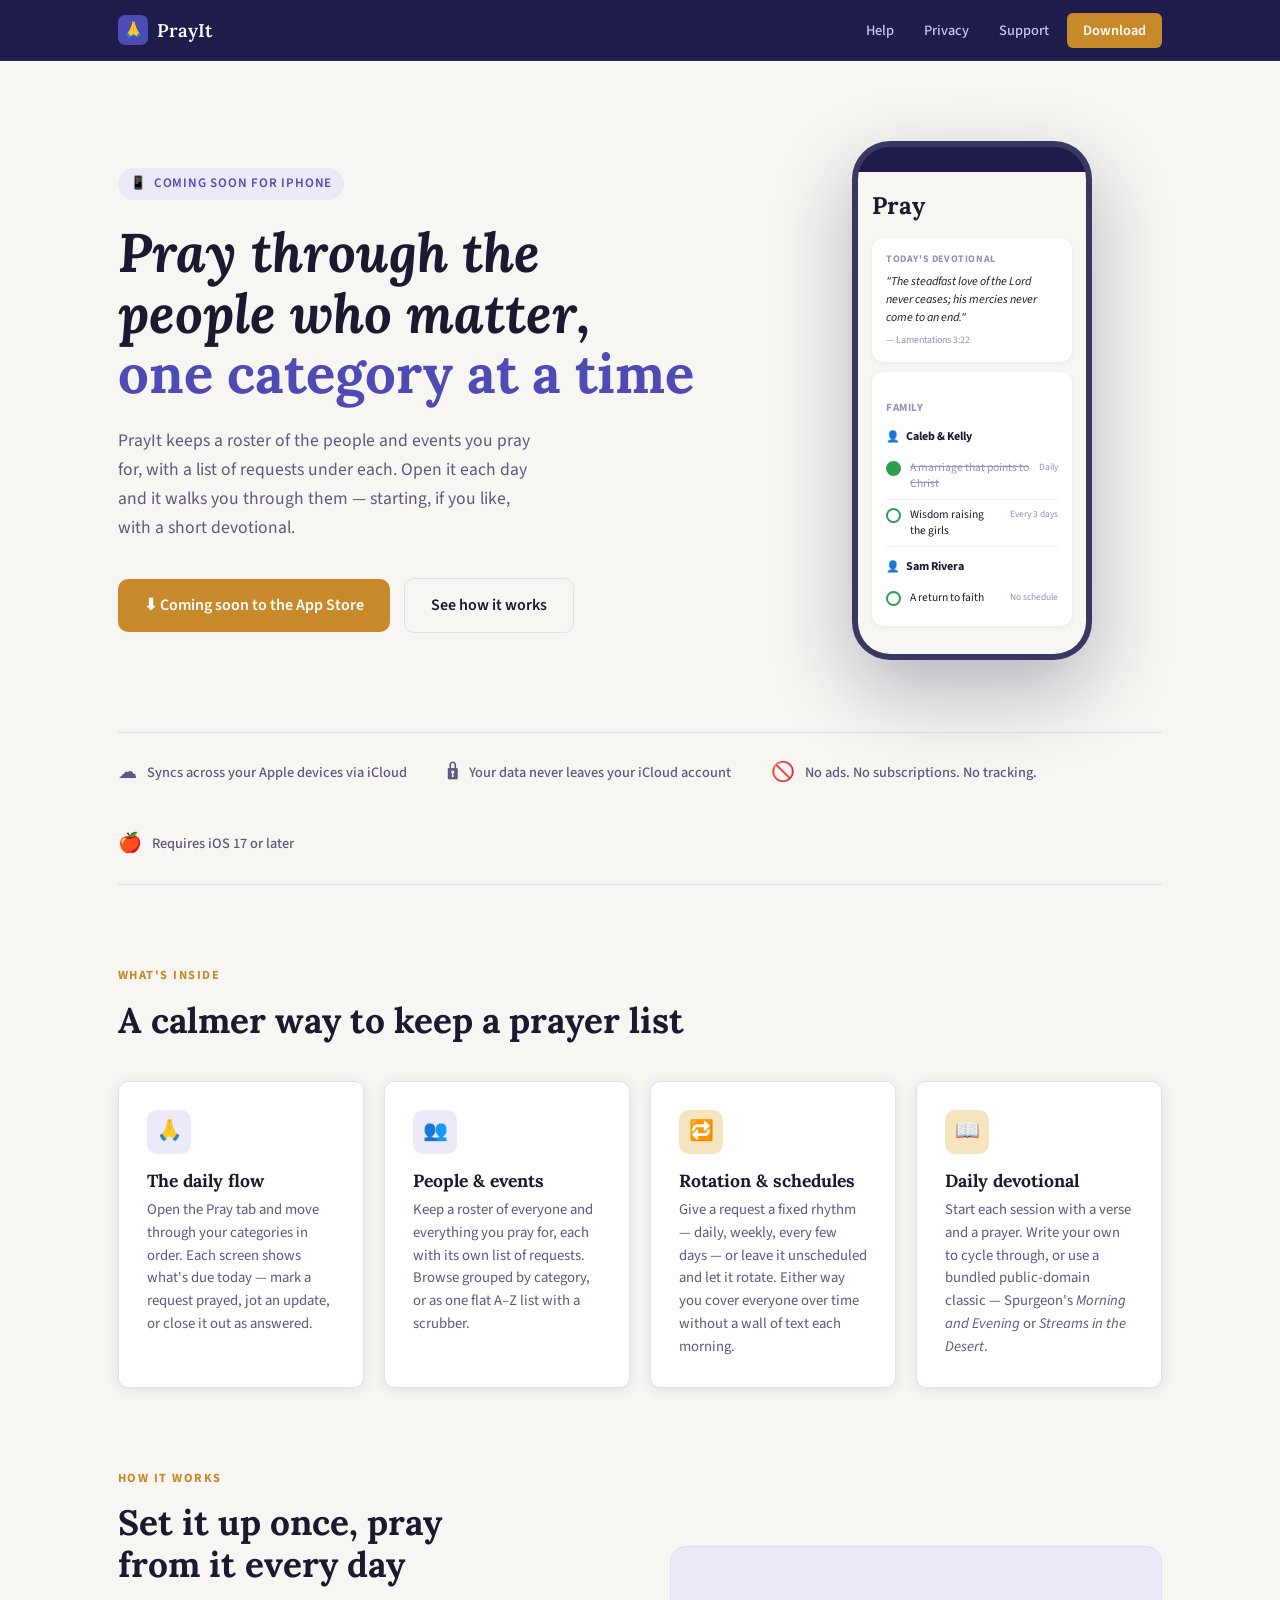
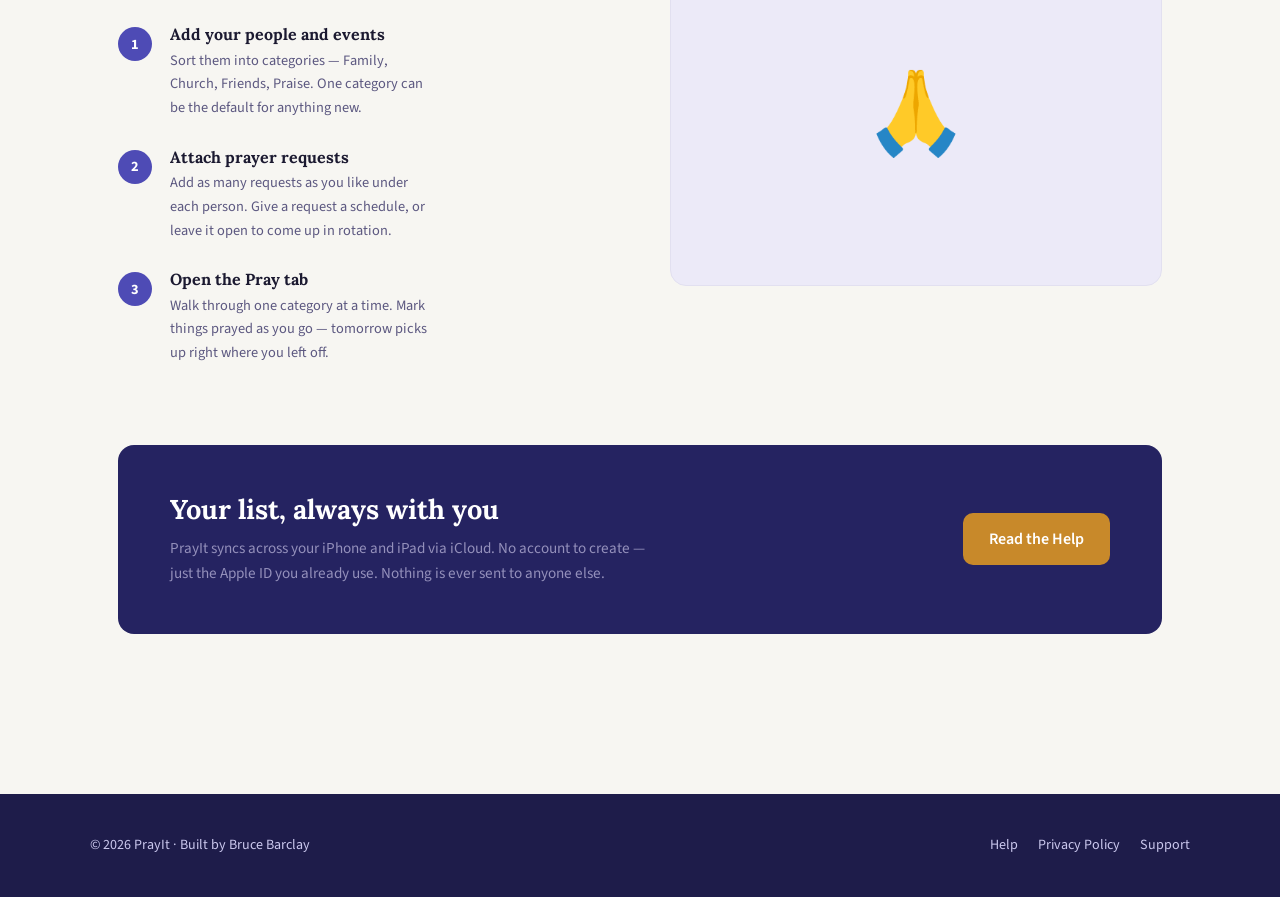
<file: index.html>
<!DOCTYPE html>
<html lang="en">
<head>
<meta charset="UTF-8">
<meta name="viewport" content="width=device-width, initial-scale=1.0">
<title>PrayIt</title>
<meta name="description" content="A personal daily-prayer app. Keep a roster of the people and events you pray for, attach requests to each, and walk through them one category at a time — with an optional daily devotional.">
<link rel="stylesheet" href="style.css">
<style>
/* ── Hero ── */
.hero {
  display: grid;
  grid-template-columns: 1fr 380px;
  gap: 60px;
  align-items: center;
  padding: 80px 0 72px;
}

.hero-tag {
  display: inline-flex;
  align-items: center;
  gap: 7px;
  background: var(--indigo-pale);
  color: var(--indigo);
  font-size: .82rem;
  font-weight: 600;
  letter-spacing: .06em;
  text-transform: uppercase;
  padding: 5px 12px;
  border-radius: 20px;
  margin-bottom: 22px;
}

.hero h1 {
  font-size: clamp(2.2rem, 4.5vw, 3.4rem);
  font-style: italic;
  line-height: 1.12;
  margin-bottom: 22px;
  color: var(--ink);
}

.hero h1 em {
  font-style: normal;
  color: var(--indigo);
}

.hero-sub {
  font-size: 1.1rem;
  color: var(--ink-muted);
  max-width: 46ch;
  margin-bottom: 36px;
}

.hero-actions {
  display: flex;
  gap: 14px;
  flex-wrap: wrap;
  align-items: center;
}

.hero-phone {
  position: relative;
  display: flex;
  justify-content: center;
}

.phone-frame {
  width: 240px;
  background: var(--nav-bg);
  border-radius: 38px;
  border: 6px solid rgba(255,255,255,.12);
  box-shadow: 0 30px 80px rgba(30,28,74,.30), 0 0 0 1px rgba(255,255,255,.04);
  position: relative;
  overflow: hidden;
  display: flex;
  flex-direction: column;
}

.phone-notch {
  width: 80px;
  height: 26px;
  background: var(--nav-bg);
  border-radius: 0 0 16px 16px;
  align-self: center;
  margin-top: -1px;
  flex-shrink: 0;
  position: relative;
  z-index: 2;
}

.phone-screen {
  flex: 1;
  background: #F7F6F2;
  padding: 14px 14px 18px;
  overflow: hidden;
}

.mock-title {
  font-family: 'Lora', serif;
  font-size: 24px;
  font-weight: 700;
  color: #1B1930;
  margin-bottom: 12px;
}

.mock-card {
  background: white;
  border-radius: 12px;
  padding: 13px 14px;
  margin-bottom: 10px;
  box-shadow: 0 1px 4px rgba(0,0,0,.07);
}

.mock-devo-label {
  font-size: 10px;
  font-weight: 700;
  letter-spacing: .06em;
  text-transform: uppercase;
  color: #9490BB;
  margin-bottom: 6px;
}
.mock-verse {
  font-size: 12px;
  font-style: italic;
  color: #1B1930;
  line-height: 1.5;
}
.mock-ref {
  font-size: 10px;
  color: #9490BB;
  margin-top: 5px;
}

.mock-section-label {
  font-size: 11px;
  color: #9490BB;
  font-weight: 700;
  letter-spacing: .05em;
  text-transform: uppercase;
  margin: 14px 0 8px;
}

.mock-person {
  display: flex;
  align-items: center;
  gap: 6px;
  font-size: 12px;
  font-weight: 700;
  color: #1B1930;
  margin: 10px 0 6px;
}
.mock-person::before { content: '👤'; font-size: 11px; }

.mock-req {
  display: flex;
  align-items: flex-start;
  gap: 9px;
  padding: 7px 0;
  border-bottom: 1px solid #EFEDF7;
}
.mock-req:last-child { border-bottom: none; }
.mock-check {
  width: 15px; height: 15px;
  border: 2px solid #2E9E4F;
  border-radius: 50%;
  flex-shrink: 0;
  margin-top: 1px;
}
.mock-check.done {
  background: #2E9E4F;
}
.mock-req-text {
  flex: 1;
  font-size: 11.5px;
  color: #1B1930;
  line-height: 1.4;
}
.mock-req.done .mock-req-text {
  color: #9490BB;
  text-decoration: line-through;
}
.mock-sched {
  font-size: 9.5px;
  color: #9490BB;
  white-space: nowrap;
  flex-shrink: 0;
}

/* ── Trust bar ── */
.trust-bar {
  border-top: 1px solid var(--border);
  border-bottom: 1px solid var(--border);
  padding: 24px 0;
  display: flex;
  gap: 40px;
  flex-wrap: wrap;
  align-items: center;
}
.trust-item {
  display: flex;
  align-items: center;
  gap: 10px;
  font-size: .9rem;
  color: var(--ink-muted);
  font-weight: 500;
}
.trust-icon {
  font-size: 1.2rem;
}

/* ── Features ── */
.features {
  padding: 80px 0 0;
}
.features-grid {
  display: grid;
  grid-template-columns: repeat(auto-fit, minmax(240px, 1fr));
  gap: 20px;
  margin-top: 0;
}
.feature-card {
  background: var(--surface);
  border: 1px solid var(--border);
  border-radius: var(--radius);
  padding: 28px;
  box-shadow: var(--shadow);
}
.feature-icon {
  width: 44px; height: 44px;
  border-radius: 10px;
  display: grid;
  place-items: center;
  font-size: 1.25rem;
  margin-bottom: 16px;
}
.icon-indigo { background: var(--indigo-pale); }
.icon-amber  { background: var(--amber-light); }

.feature-card h3 {
  font-size: 1.1rem;
  margin-bottom: 8px;
}
.feature-card p {
  font-size: .92rem;
  color: var(--ink-muted);
  line-height: 1.55;
}

/* ── How it works ── */
.how {
  padding: 80px 0 0;
  display: grid;
  grid-template-columns: 1fr 1fr;
  gap: 60px;
  align-items: center;
}
.how-steps { display: flex; flex-direction: column; gap: 28px; }
.step {
  display: flex;
  gap: 18px;
  align-items: flex-start;
}
.step-num {
  width: 34px; height: 34px;
  border-radius: 50%;
  background: var(--indigo);
  color: white;
  font-weight: 700;
  font-size: .9rem;
  display: grid;
  place-items: center;
  flex-shrink: 0;
  margin-top: 2px;
}
.step-body h4 { font-size: 1rem; margin-bottom: 4px; }
.step-body p  { font-size: .9rem; color: var(--ink-muted); max-width: 38ch; }

.how-visual {
  background: var(--indigo-pale);
  border-radius: 16px;
  height: 340px;
  display: grid;
  place-items: center;
  color: var(--indigo);
  font-size: 5rem;
  border: 1px solid var(--border);
}

/* ── iCloud band ── */
.icloud-band {
  margin-top: 80px;
  background: var(--indigo-deep);
  border-radius: 16px;
  padding: 48px 52px;
  display: flex;
  gap: 40px;
  align-items: center;
  justify-content: space-between;
  flex-wrap: wrap;
}
.icloud-band h2 {
  color: white;
  font-size: 1.7rem;
  margin-bottom: 10px;
}
.icloud-band p {
  color: #9490BB;
  font-size: .95rem;
}
.icloud-band .btn-primary {
  white-space: nowrap;
}

/* ── Responsive ── */
@media (max-width: 760px) {
  .hero { grid-template-columns: 1fr; }
  .hero-phone { display: none; }
  .how { grid-template-columns: 1fr; }
  .how-visual { display: none; }
  .icloud-band { padding: 32px 24px; }
}
</style>
</head>
<body>

<nav class="site-nav" aria-label="Site navigation">
  <div class="nav-inner">
    <a href="index.html" class="nav-logo">
      <span class="nav-logo-icon">🙏</span>
      PrayIt
    </a>
    <ul class="nav-links">
      <li><a href="help.html">Help</a></li>
      <li><a href="privacy.html">Privacy</a></li>
      <li><a href="support.html">Support</a></li>
      <li><a href="#download" class="nav-cta">Download</a></li>
    </ul>
  </div>
</nav>

<main>
<div class="page-content">

  <!-- Hero -->
  <section class="hero">
    <div class="hero-copy">
      <div class="hero-tag">
        <span>📱</span> Coming soon for iPhone
      </div>
      <h1>Pray through the people who matter, <em>one category at a time</em></h1>
      <p class="hero-sub">PrayIt keeps a roster of the people and events you pray for, with a list of requests under each. Open it each day and it walks you through them — starting, if you like, with a short devotional.</p>
      <div class="hero-actions" id="download">
        <a href="#" class="btn btn-primary" aria-label="Coming soon to the App Store">
          ⬇ Coming soon to the App Store
        </a>
        <a href="help.html" class="btn btn-ghost">See how it works</a>
      </div>
    </div>

    <div class="hero-phone" aria-hidden="true">
      <div class="phone-frame">
        <div class="phone-notch"></div>
        <div class="phone-screen">
          <div class="mock-title">Pray</div>

          <div class="mock-card">
            <div class="mock-devo-label">Today's Devotional</div>
            <div class="mock-verse">"The steadfast love of the Lord never ceases; his mercies never come to an end."</div>
            <div class="mock-ref">— Lamentations 3:22</div>
          </div>

          <div class="mock-card">
            <div class="mock-section-label">Family</div>

            <div class="mock-person">Caleb &amp; Kelly</div>
            <div class="mock-req done">
              <div class="mock-check done"></div>
              <div class="mock-req-text">A marriage that points to Christ</div>
              <div class="mock-sched">Daily</div>
            </div>
            <div class="mock-req">
              <div class="mock-check"></div>
              <div class="mock-req-text">Wisdom raising the girls</div>
              <div class="mock-sched">Every 3 days</div>
            </div>

            <div class="mock-person">Sam Rivera</div>
            <div class="mock-req">
              <div class="mock-check"></div>
              <div class="mock-req-text">A return to faith</div>
              <div class="mock-sched">No schedule</div>
            </div>
          </div>
        </div>
      </div>
    </div>
  </section>

  <!-- Trust bar -->
  <div class="trust-bar">
    <div class="trust-item"><span class="trust-icon">☁️</span> Syncs across your Apple devices via iCloud</div>
    <div class="trust-item"><span class="trust-icon">🔒</span> Your data never leaves your iCloud account</div>
    <div class="trust-item"><span class="trust-icon">🚫</span> No ads. No subscriptions. No tracking.</div>
    <div class="trust-item"><span class="trust-icon">🍎</span> Requires iOS 17 or later</div>
  </div>

  <!-- Features -->
  <section class="features">
    <p class="eyebrow">What's inside</p>
    <h2 class="section-title">A calmer way to keep a prayer list</h2>
    <div class="features-grid">
      <div class="feature-card">
        <div class="feature-icon icon-indigo">🙏</div>
        <h3>The daily flow</h3>
        <p>Open the Pray tab and move through your categories in order. Each screen shows what's due today — mark a request prayed, jot an update, or close it out as answered.</p>
      </div>
      <div class="feature-card">
        <div class="feature-icon icon-indigo">👥</div>
        <h3>People &amp; events</h3>
        <p>Keep a roster of everyone and everything you pray for, each with its own list of requests. Browse grouped by category, or as one flat A–Z list with a scrubber.</p>
      </div>
      <div class="feature-card">
        <div class="feature-icon icon-amber">🔁</div>
        <h3>Rotation &amp; schedules</h3>
        <p>Give a request a fixed rhythm — daily, weekly, every few days — or leave it unscheduled and let it rotate. Either way you cover everyone over time without a wall of text each morning.</p>
      </div>
      <div class="feature-card">
        <div class="feature-icon icon-amber">📖</div>
        <h3>Daily devotional</h3>
        <p>Start each session with a verse and a prayer. Write your own to cycle through, or use a bundled public-domain classic — Spurgeon's <em>Morning and Evening</em> or <em>Streams in the Desert</em>.</p>
      </div>
    </div>
  </section>

  <!-- How it works -->
  <section class="how">
    <div>
      <p class="eyebrow">How it works</p>
      <h2 class="section-title">Set it up once, pray from it every day</h2>
      <div class="how-steps">
        <div class="step">
          <div class="step-num">1</div>
          <div class="step-body">
            <h4>Add your people and events</h4>
            <p>Sort them into categories — Family, Church, Friends, Praise. One category can be the default for anything new.</p>
          </div>
        </div>
        <div class="step">
          <div class="step-num">2</div>
          <div class="step-body">
            <h4>Attach prayer requests</h4>
            <p>Add as many requests as you like under each person. Give a request a schedule, or leave it open to come up in rotation.</p>
          </div>
        </div>
        <div class="step">
          <div class="step-num">3</div>
          <div class="step-body">
            <h4>Open the Pray tab</h4>
            <p>Walk through one category at a time. Mark things prayed as you go — tomorrow picks up right where you left off.</p>
          </div>
        </div>
      </div>
    </div>
    <div class="how-visual" aria-hidden="true">🙏</div>
  </section>

  <!-- iCloud band -->
  <div class="icloud-band">
    <div>
      <h2>Your list, always with you</h2>
      <p>PrayIt syncs across your iPhone and iPad via iCloud. No account to create — just the Apple ID you already use. Nothing is ever sent to anyone else.</p>
    </div>
    <a href="help.html" class="btn btn-primary">Read the Help</a>
  </div>

</div>
</main>

<footer class="site-footer">
  <div class="footer-inner">
    <span>© 2026 PrayIt · Built by Bruce Barclay</span>
    <ul class="footer-links">
      <li><a href="help.html">Help</a></li>
      <li><a href="privacy.html">Privacy Policy</a></li>
      <li><a href="support.html">Support</a></li>
    </ul>
  </div>
</footer>

</body>
</html>
</file>
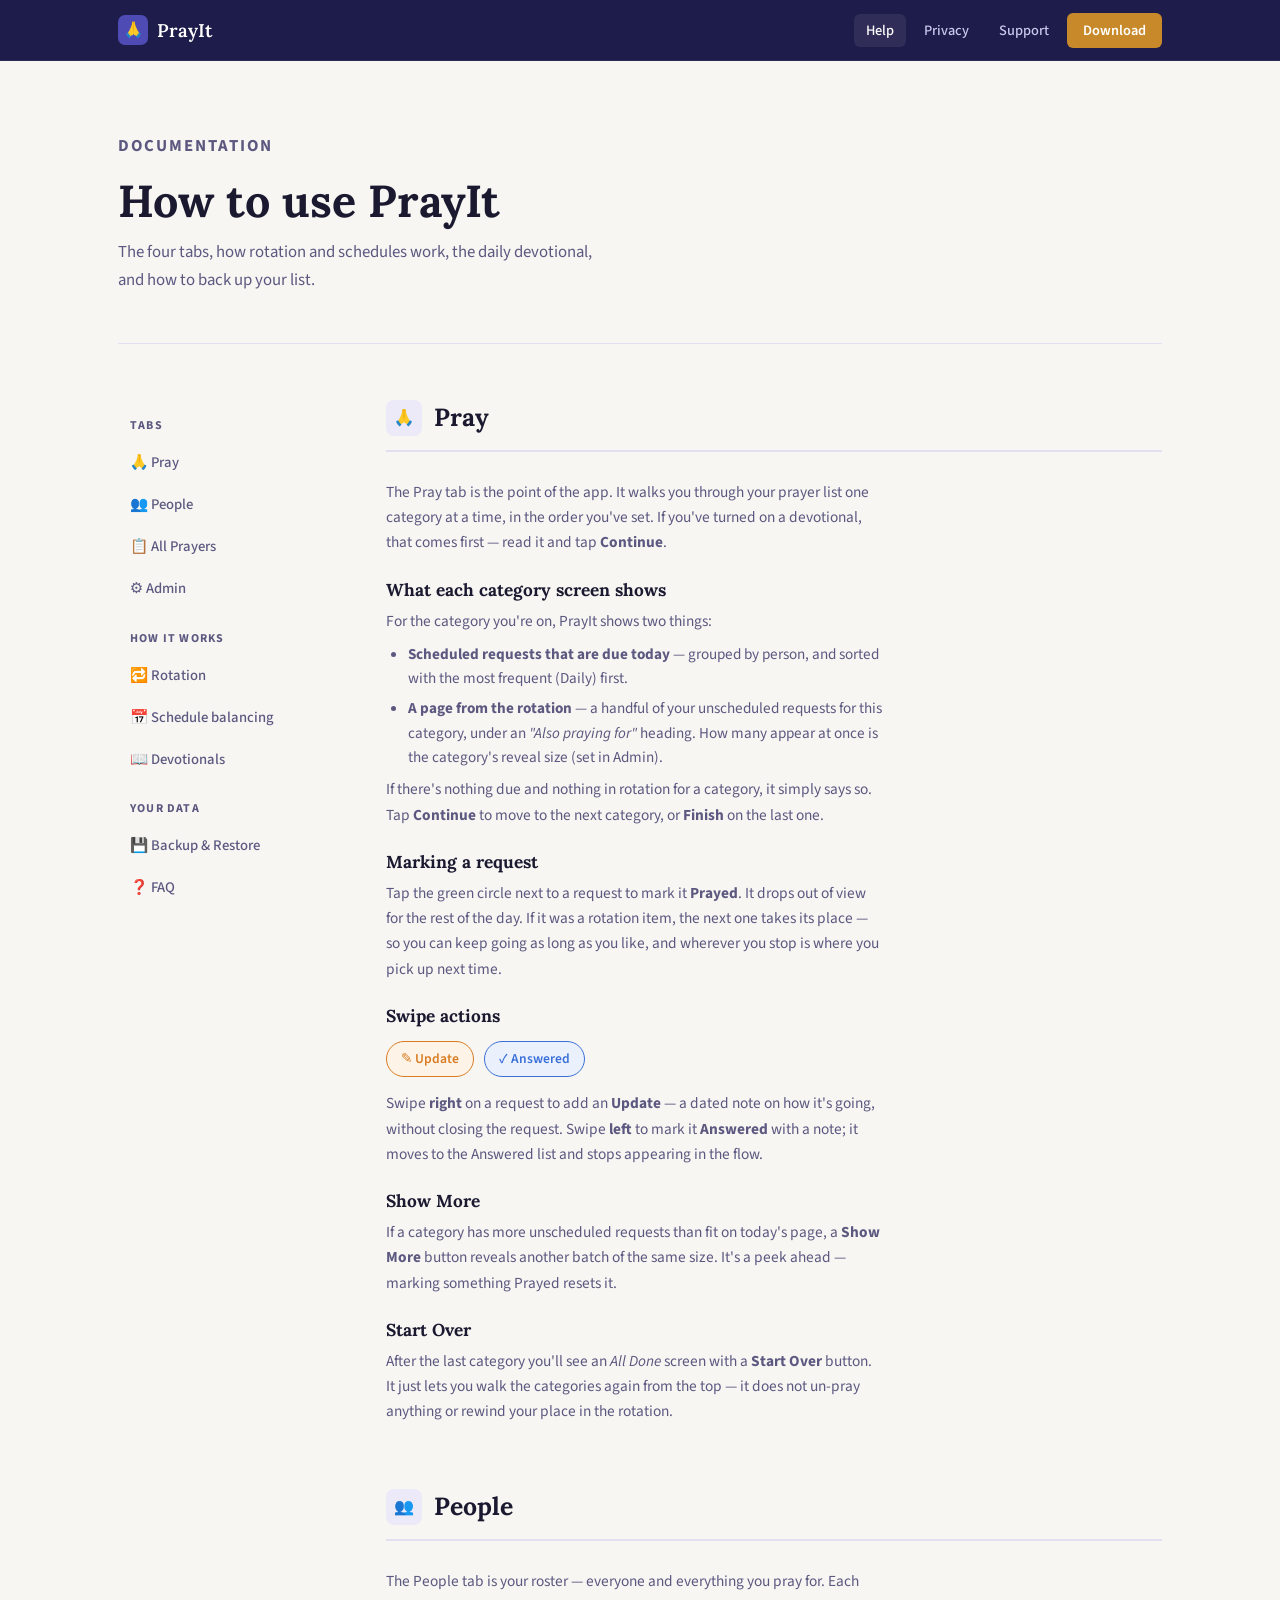
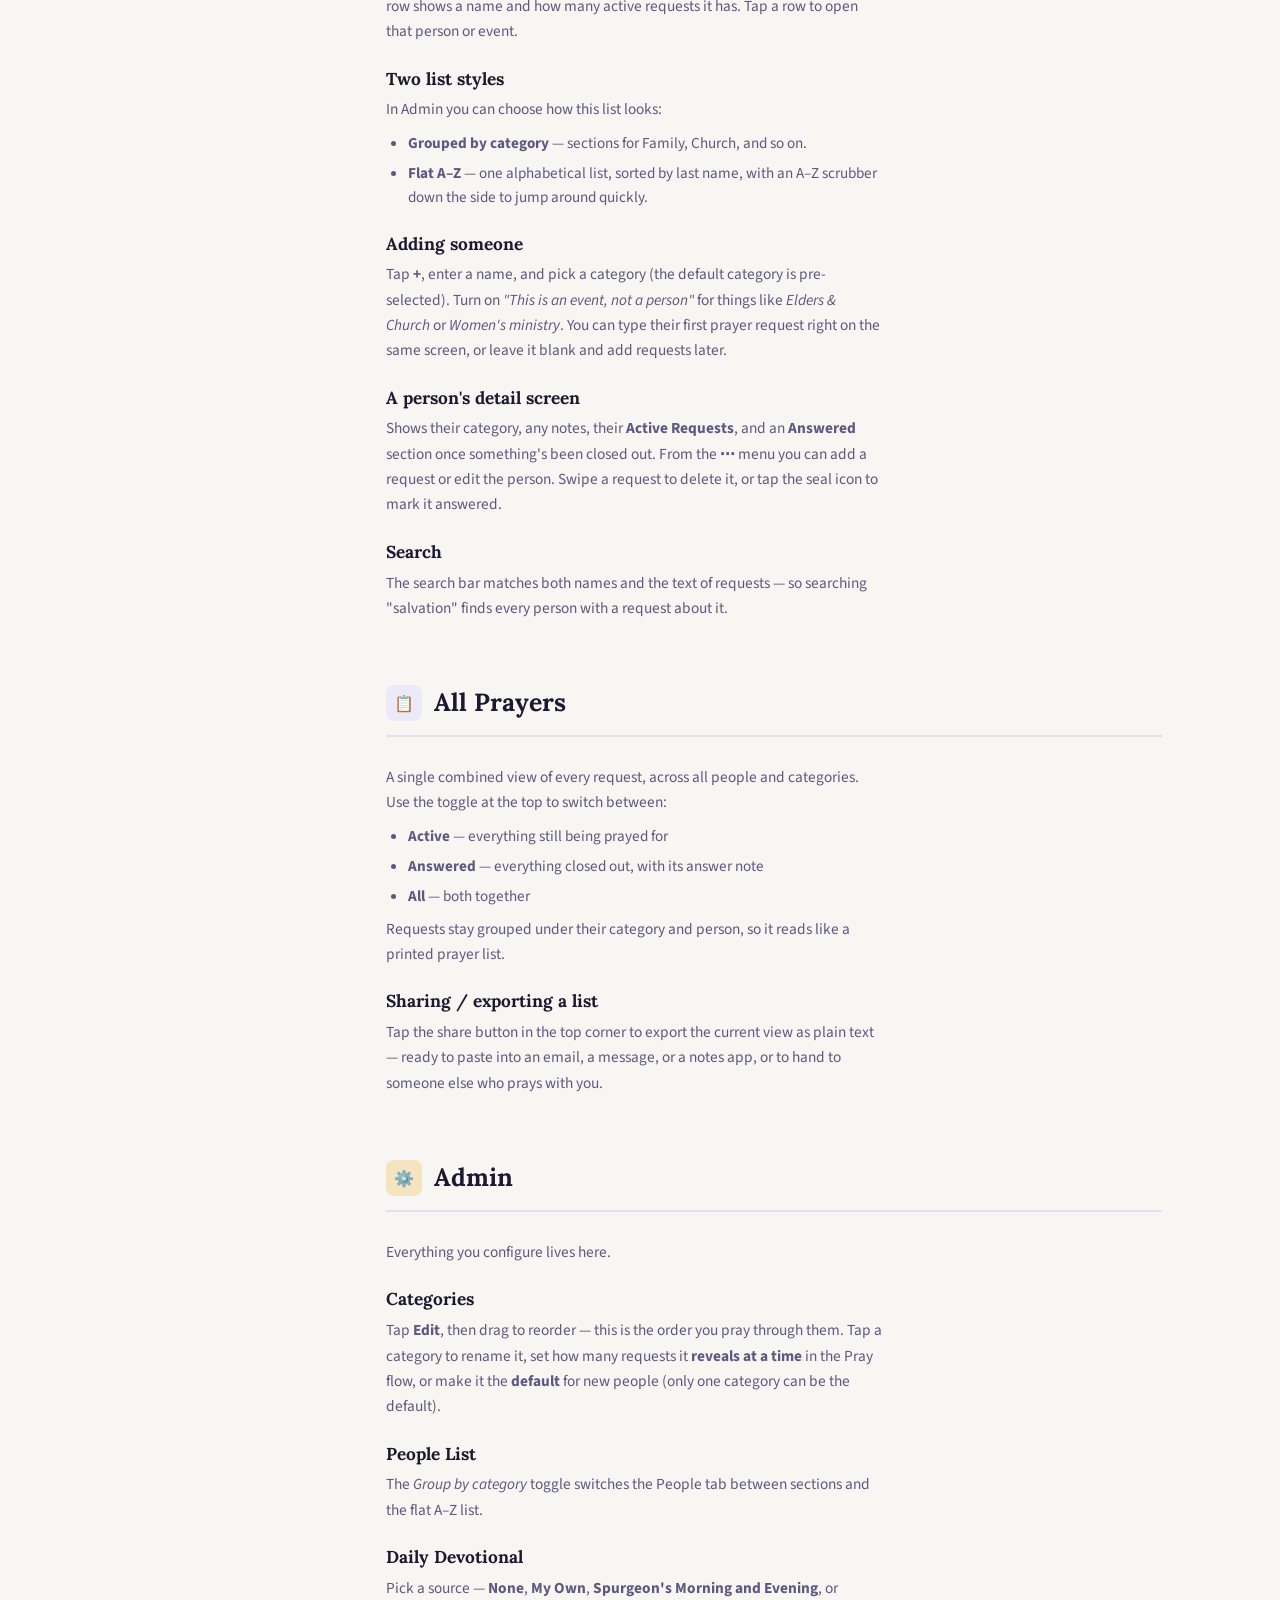
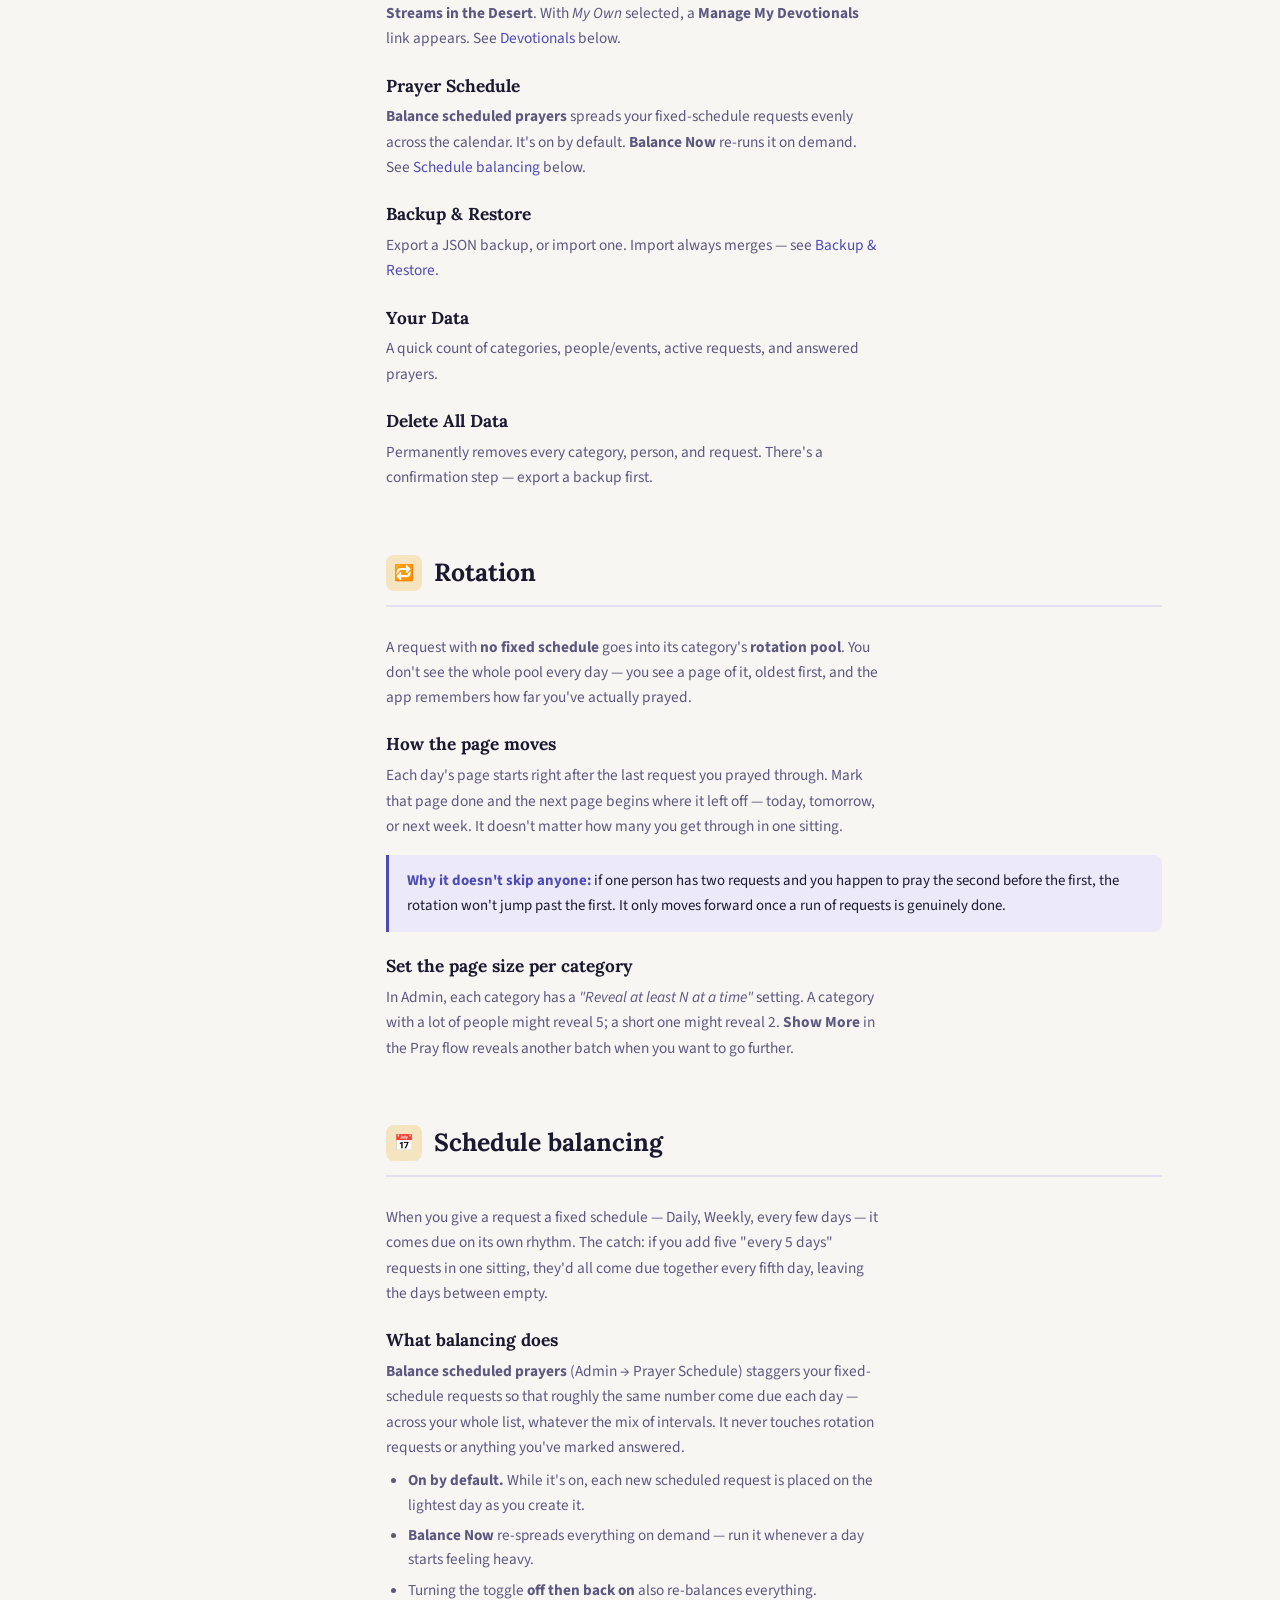
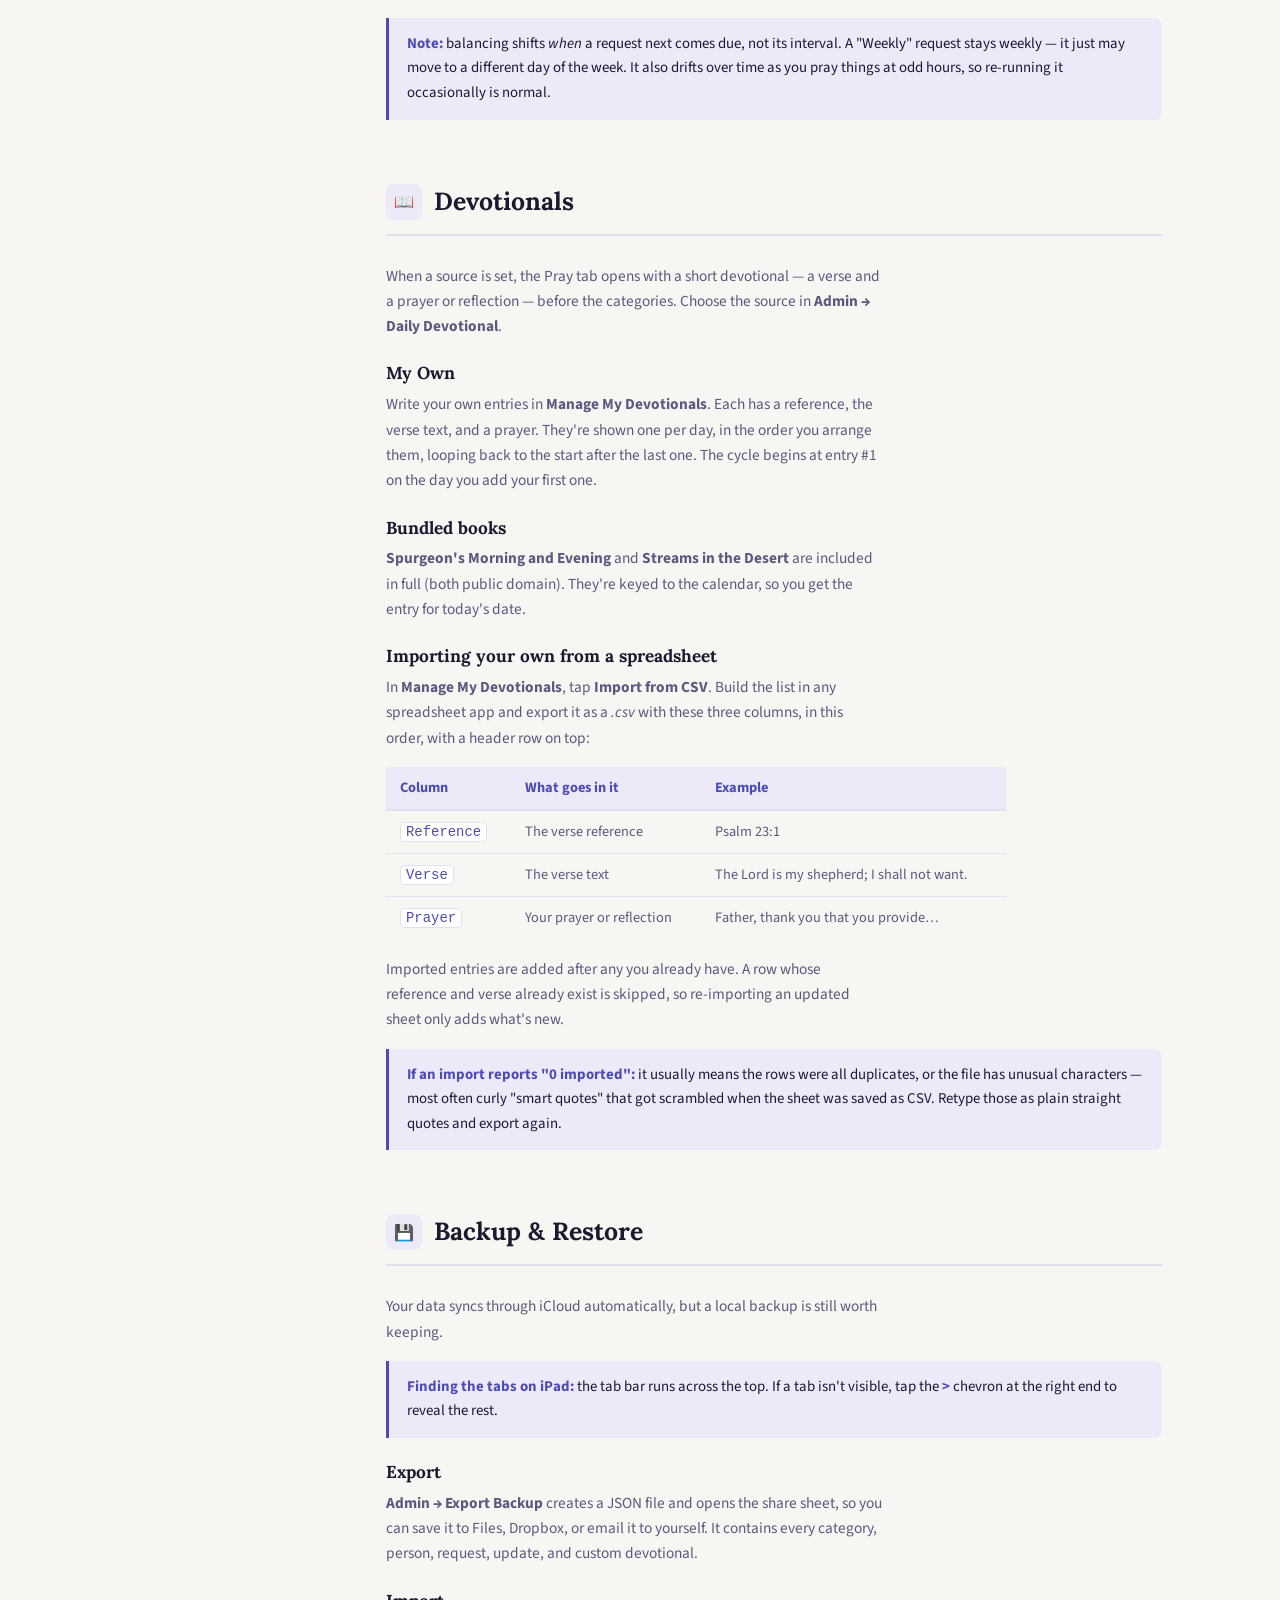
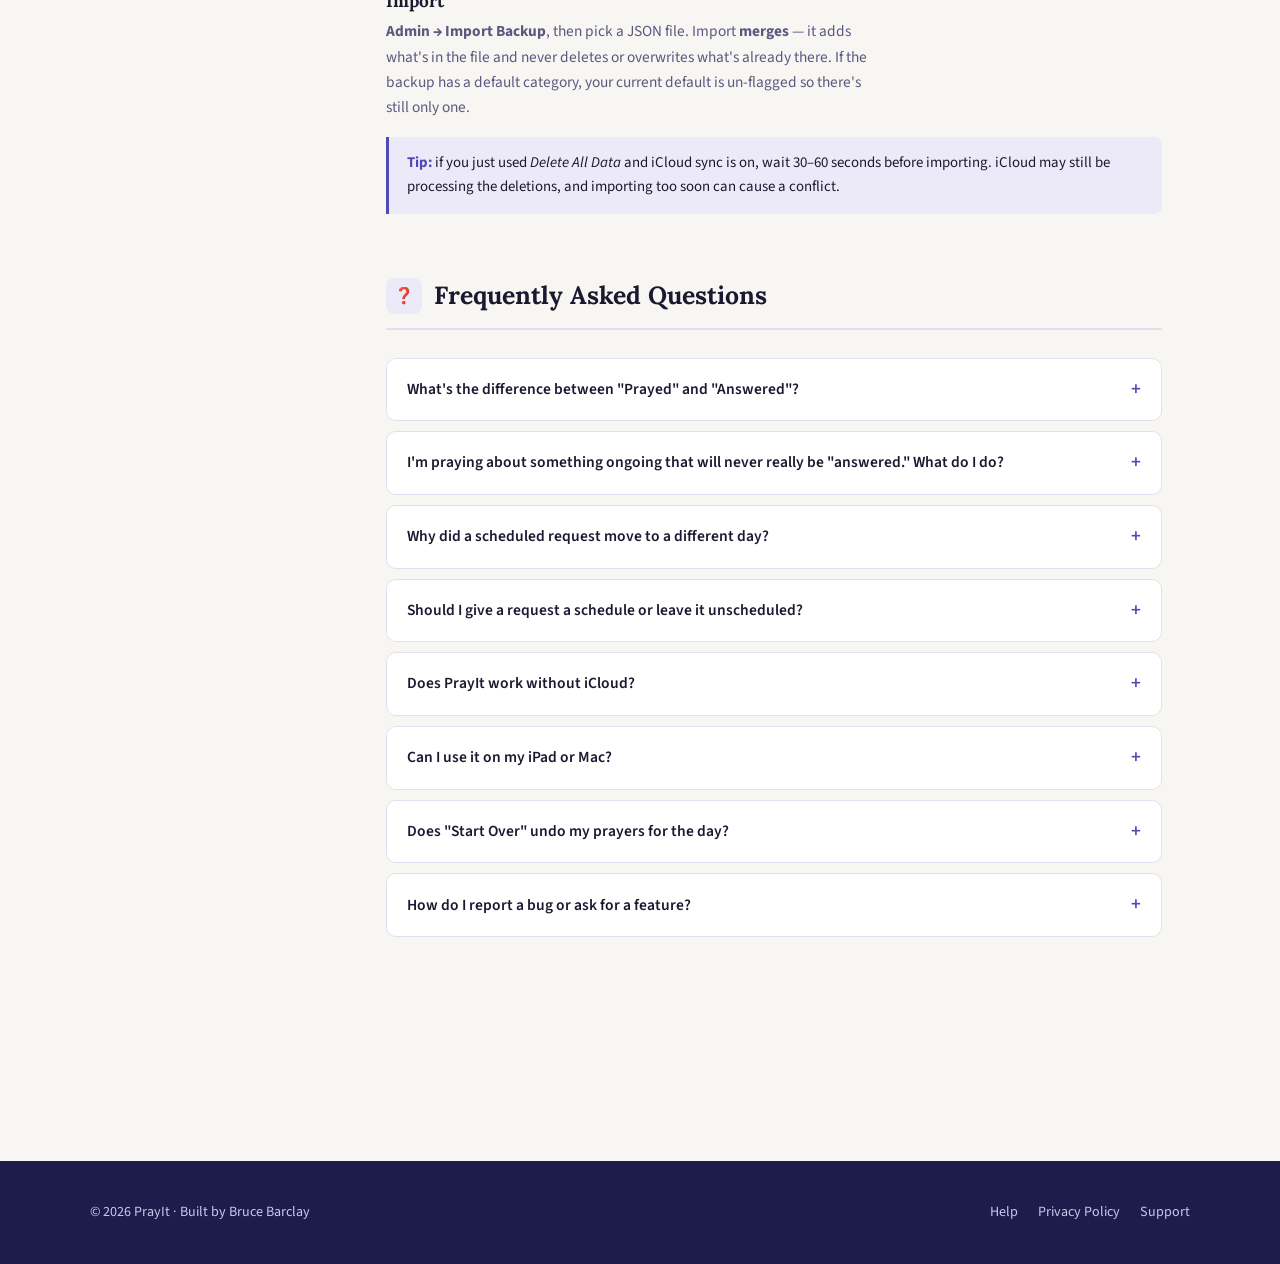
<file: help.html>
<!DOCTYPE html>
<html lang="en">
<head>
<meta charset="UTF-8">
<meta name="viewport" content="width=device-width, initial-scale=1.0">
<title>Help — PrayIt</title>
<meta name="description" content="How to use PrayIt — the daily prayer flow, people and events, rotation, schedule balancing, devotionals, and backup.">
<link rel="stylesheet" href="style.css">
<style>
.help-hero {
  padding: 60px 0 48px;
  border-bottom: 1px solid var(--border);
  margin-bottom: 56px;
}
.help-hero h1 { font-size: clamp(2rem, 4vw, 2.8rem); margin-top: .3em; }
.help-hero p  { font-size: 1.05rem; color: var(--ink-muted); margin-top: .7em; }

.help-layout {
  display: grid;
  grid-template-columns: 220px 1fr;
  gap: 48px;
  align-items: start;
}

/* Sidebar */
.help-sidebar {
  position: sticky;
  top: 80px;
}
.help-sidebar nav { display: flex; flex-direction: column; gap: 4px; }
.help-sidebar a {
  color: var(--ink-muted);
  font-size: .92rem;
  font-weight: 500;
  padding: 7px 12px;
  border-radius: 7px;
  display: flex;
  align-items: center;
  gap: 9px;
  text-decoration: none;
  transition: background .12s, color .12s;
}
.help-sidebar a:hover,
.help-sidebar a.active {
  background: var(--indigo-pale);
  color: var(--indigo);
}
.help-sidebar .section-group {
  font-size: .75rem;
  font-weight: 700;
  letter-spacing: .1em;
  text-transform: uppercase;
  color: var(--ink-muted);
  padding: 16px 12px 4px;
}

/* Content */
.help-section {
  margin-bottom: 64px;
  scroll-margin-top: 80px;
}
.help-section h2 {
  font-size: 1.55rem;
  display: flex;
  align-items: center;
  gap: 12px;
  padding-bottom: 14px;
  border-bottom: 2px solid var(--border);
  margin-bottom: 28px;
}
.help-section h2 .tab-icon {
  width: 36px; height: 36px;
  border-radius: 8px;
  background: var(--indigo-pale);
  display: grid;
  place-items: center;
  font-size: 1rem;
  flex-shrink: 0;
}
.amber-bg { background: var(--amber-light) !important; }

.help-section h3 {
  font-size: 1.08rem;
  margin: 24px 0 8px;
  color: var(--ink);
}
.help-section p {
  font-size: .96rem;
  color: var(--ink-muted);
  line-height: 1.65;
  max-width: 62ch;
}
.help-section ul {
  margin: 8px 0 8px 22px;
  display: flex;
  flex-direction: column;
  gap: 6px;
}
.help-section li {
  font-size: .95rem;
  color: var(--ink-muted);
  line-height: 1.6;
  max-width: 60ch;
}

/* Q&A */
.faq-item {
  border: 1px solid var(--border);
  border-radius: var(--radius);
  margin-bottom: 10px;
  overflow: hidden;
}
.faq-item summary {
  padding: 15px 20px;
  font-weight: 600;
  font-size: .97rem;
  cursor: pointer;
  list-style: none;
  display: flex;
  justify-content: space-between;
  align-items: center;
  background: var(--surface);
  color: var(--ink);
  user-select: none;
}
.faq-item summary::-webkit-details-marker { display: none; }
.faq-item summary::after { content: '+'; font-size: 1.2rem; color: var(--indigo); transition: transform .2s; }
.faq-item[open] summary::after { transform: rotate(45deg); }
.faq-item[open] summary { border-bottom: 1px solid var(--border); }
.faq-body {
  padding: 16px 20px;
  font-size: .93rem;
  color: var(--ink-muted);
  line-height: 1.65;
  background: var(--ground);
}
.faq-body p + p { margin-top: .7em; }

/* Tip box */
.tip {
  background: var(--indigo-pale);
  border-left: 3px solid var(--indigo);
  border-radius: 0 8px 8px 0;
  padding: 14px 18px;
  margin: 16px 0;
  font-size: .93rem;
  color: var(--ink);
}
.tip strong { color: var(--indigo); }

/* Action pills */
.actions-row {
  display: flex;
  gap: 10px;
  flex-wrap: wrap;
  margin: 14px 0;
}
.action-pill {
  display: inline-flex;
  align-items: center;
  gap: 6px;
  padding: 6px 14px;
  border-radius: 20px;
  font-size: .85rem;
  font-weight: 600;
  border: 1.5px solid;
}
.pill-green  { border-color: #2E9E4F; color: #2E9E4F; background: #EBF7EF; }
.pill-orange { border-color: #D97B20; color: #D97B20; background: #FDF3E7; }
.pill-blue   { border-color: #3A6FD8; color: #3A6FD8; background: #EAF1FD; }

/* CSV table */
.csv-table {
  width: 100%;
  max-width: 620px;
  border-collapse: collapse;
  font-size: .9rem;
  margin: 16px 0 18px;
}
.csv-table th {
  background: var(--indigo-pale);
  color: var(--indigo);
  font-weight: 700;
  text-align: left;
  padding: 9px 14px;
  border-bottom: 2px solid var(--border);
}
.csv-table td {
  padding: 9px 14px;
  border-bottom: 1px solid var(--border);
  color: var(--ink-muted);
  vertical-align: top;
}
.csv-table tr:last-child td { border-bottom: none; }
.csv-table code {
  background: var(--surface);
  border: 1px solid var(--border);
  border-radius: 4px;
  padding: 1px 5px;
  font-size: .87rem;
  color: var(--indigo);
}

@media (max-width: 700px) {
  .help-layout { grid-template-columns: 1fr; }
  .help-sidebar { display: none; }
}
</style>
</head>
<body>

<nav class="site-nav" aria-label="Site navigation">
  <div class="nav-inner">
    <a href="index.html" class="nav-logo">
      <span class="nav-logo-icon">🙏</span>
      PrayIt
    </a>
    <ul class="nav-links">
      <li><a href="help.html" aria-current="page">Help</a></li>
      <li><a href="privacy.html">Privacy</a></li>
      <li><a href="support.html">Support</a></li>
      <li><a href="index.html#download" class="nav-cta">Download</a></li>
    </ul>
  </div>
</nav>

<main>
<div class="page-content">

  <div class="help-hero">
    <p class="eyebrow">Documentation</p>
    <h1>How to use PrayIt</h1>
    <p>The four tabs, how rotation and schedules work, the daily devotional, and how to back up your list.</p>
  </div>

  <div class="help-layout">

    <!-- Sidebar -->
    <aside class="help-sidebar">
      <nav aria-label="Help sections">
        <div class="section-group">Tabs</div>
        <a href="#pray">🙏 Pray</a>
        <a href="#people">👥 People</a>
        <a href="#all-prayers">📋 All Prayers</a>
        <a href="#admin">⚙️ Admin</a>
        <div class="section-group">How it works</div>
        <a href="#rotation">🔁 Rotation</a>
        <a href="#balancing">📅 Schedule balancing</a>
        <a href="#devotionals">📖 Devotionals</a>
        <div class="section-group">Your data</div>
        <a href="#backup">💾 Backup &amp; Restore</a>
        <a href="#faq">❓ FAQ</a>
      </nav>
    </aside>

    <!-- Main content -->
    <div class="help-content">

      <!-- Pray -->
      <section class="help-section" id="pray">
        <h2><span class="tab-icon">🙏</span> Pray</h2>

        <p>The Pray tab is the point of the app. It walks you through your prayer list one category at a time, in the order you've set. If you've turned on a devotional, that comes first — read it and tap <strong>Continue</strong>.</p>

        <h3>What each category screen shows</h3>
        <p>For the category you're on, PrayIt shows two things:</p>
        <ul>
          <li><strong>Scheduled requests that are due today</strong> — grouped by person, and sorted with the most frequent (Daily) first.</li>
          <li><strong>A page from the rotation</strong> — a handful of your unscheduled requests for this category, under an <em>"Also praying for"</em> heading. How many appear at once is the category's reveal size (set in Admin).</li>
        </ul>
        <p>If there's nothing due and nothing in rotation for a category, it simply says so. Tap <strong>Continue</strong> to move to the next category, or <strong>Finish</strong> on the last one.</p>

        <h3>Marking a request</h3>
        <p>Tap the green circle next to a request to mark it <strong>Prayed</strong>. It drops out of view for the rest of the day. If it was a rotation item, the next one takes its place — so you can keep going as long as you like, and wherever you stop is where you pick up next time.</p>

        <h3>Swipe actions</h3>
        <div class="actions-row">
          <span class="action-pill pill-orange">✎ Update</span>
          <span class="action-pill pill-blue">✓ Answered</span>
        </div>
        <p>Swipe <strong>right</strong> on a request to add an <strong>Update</strong> — a dated note on how it's going, without closing the request. Swipe <strong>left</strong> to mark it <strong>Answered</strong> with a note; it moves to the Answered list and stops appearing in the flow.</p>

        <h3>Show More</h3>
        <p>If a category has more unscheduled requests than fit on today's page, a <strong>Show More</strong> button reveals another batch of the same size. It's a peek ahead — marking something Prayed resets it.</p>

        <h3>Start Over</h3>
        <p>After the last category you'll see an <em>All Done</em> screen with a <strong>Start Over</strong> button. It just lets you walk the categories again from the top — it does not un-pray anything or rewind your place in the rotation.</p>
      </section>

      <!-- People -->
      <section class="help-section" id="people">
        <h2><span class="tab-icon">👥</span> People</h2>

        <p>The People tab is your roster — everyone and everything you pray for. Each row shows a name and how many active requests it has. Tap a row to open that person or event.</p>

        <h3>Two list styles</h3>
        <p>In Admin you can choose how this list looks:</p>
        <ul>
          <li><strong>Grouped by category</strong> — sections for Family, Church, and so on.</li>
          <li><strong>Flat A–Z</strong> — one alphabetical list, sorted by last name, with an A–Z scrubber down the side to jump around quickly.</li>
        </ul>

        <h3>Adding someone</h3>
        <p>Tap <strong>+</strong>, enter a name, and pick a category (the default category is pre-selected). Turn on <em>"This is an event, not a person"</em> for things like <em>Elders &amp; Church</em> or <em>Women's ministry</em>. You can type their first prayer request right on the same screen, or leave it blank and add requests later.</p>

        <h3>A person's detail screen</h3>
        <p>Shows their category, any notes, their <strong>Active Requests</strong>, and an <strong>Answered</strong> section once something's been closed out. From the <strong>⋯</strong> menu you can add a request or edit the person. Swipe a request to delete it, or tap the seal icon to mark it answered.</p>

        <h3>Search</h3>
        <p>The search bar matches both names and the text of requests — so searching "salvation" finds every person with a request about it.</p>
      </section>

      <!-- All Prayers -->
      <section class="help-section" id="all-prayers">
        <h2><span class="tab-icon">📋</span> All Prayers</h2>

        <p>A single combined view of every request, across all people and categories. Use the toggle at the top to switch between:</p>
        <ul>
          <li><strong>Active</strong> — everything still being prayed for</li>
          <li><strong>Answered</strong> — everything closed out, with its answer note</li>
          <li><strong>All</strong> — both together</li>
        </ul>
        <p>Requests stay grouped under their category and person, so it reads like a printed prayer list.</p>

        <h3>Sharing / exporting a list</h3>
        <p>Tap the share button in the top corner to export the current view as plain text — ready to paste into an email, a message, or a notes app, or to hand to someone else who prays with you.</p>
      </section>

      <!-- Admin -->
      <section class="help-section" id="admin">
        <h2><span class="tab-icon amber-bg">⚙️</span> Admin</h2>

        <p>Everything you configure lives here.</p>

        <h3>Categories</h3>
        <p>Tap <strong>Edit</strong>, then drag to reorder — this is the order you pray through them. Tap a category to rename it, set how many requests it <strong>reveals at a time</strong> in the Pray flow, or make it the <strong>default</strong> for new people (only one category can be the default).</p>

        <h3>People List</h3>
        <p>The <em>Group by category</em> toggle switches the People tab between sections and the flat A–Z list.</p>

        <h3>Daily Devotional</h3>
        <p>Pick a source — <strong>None</strong>, <strong>My Own</strong>, <strong>Spurgeon's Morning and Evening</strong>, or <strong>Streams in the Desert</strong>. With <em>My Own</em> selected, a <strong>Manage My Devotionals</strong> link appears. See <a href="#devotionals">Devotionals</a> below.</p>

        <h3>Prayer Schedule</h3>
        <p><strong>Balance scheduled prayers</strong> spreads your fixed-schedule requests evenly across the calendar. It's on by default. <strong>Balance Now</strong> re-runs it on demand. See <a href="#balancing">Schedule balancing</a> below.</p>

        <h3>Backup &amp; Restore</h3>
        <p>Export a JSON backup, or import one. Import always merges — see <a href="#backup">Backup &amp; Restore</a>.</p>

        <h3>Your Data</h3>
        <p>A quick count of categories, people/events, active requests, and answered prayers.</p>

        <h3>Delete All Data</h3>
        <p>Permanently removes every category, person, and request. There's a confirmation step — export a backup first.</p>
      </section>

      <!-- Rotation -->
      <section class="help-section" id="rotation">
        <h2><span class="tab-icon amber-bg">🔁</span> Rotation</h2>

        <p>A request with <strong>no fixed schedule</strong> goes into its category's <strong>rotation pool</strong>. You don't see the whole pool every day — you see a page of it, oldest first, and the app remembers how far you've actually prayed.</p>

        <h3>How the page moves</h3>
        <p>Each day's page starts right after the last request you prayed through. Mark that page done and the next page begins where it left off — today, tomorrow, or next week. It doesn't matter how many you get through in one sitting.</p>

        <div class="tip"><strong>Why it doesn't skip anyone:</strong> if one person has two requests and you happen to pray the second before the first, the rotation won't jump past the first. It only moves forward once a run of requests is genuinely done.</div>

        <h3>Set the page size per category</h3>
        <p>In Admin, each category has a <em>"Reveal at least N at a time"</em> setting. A category with a lot of people might reveal 5; a short one might reveal 2. <strong>Show More</strong> in the Pray flow reveals another batch when you want to go further.</p>
      </section>

      <!-- Balancing -->
      <section class="help-section" id="balancing">
        <h2><span class="tab-icon amber-bg">📅</span> Schedule balancing</h2>

        <p>When you give a request a fixed schedule — Daily, Weekly, every few days — it comes due on its own rhythm. The catch: if you add five "every 5 days" requests in one sitting, they'd all come due together every fifth day, leaving the days between empty.</p>

        <h3>What balancing does</h3>
        <p><strong>Balance scheduled prayers</strong> (Admin → Prayer Schedule) staggers your fixed-schedule requests so that roughly the same number come due each day — across your whole list, whatever the mix of intervals. It never touches rotation requests or anything you've marked answered.</p>

        <ul>
          <li><strong>On by default.</strong> While it's on, each new scheduled request is placed on the lightest day as you create it.</li>
          <li><strong>Balance Now</strong> re-spreads everything on demand — run it whenever a day starts feeling heavy.</li>
          <li>Turning the toggle <strong>off then back on</strong> also re-balances everything.</li>
        </ul>

        <div class="tip"><strong>Note:</strong> balancing shifts <em>when</em> a request next comes due, not its interval. A "Weekly" request stays weekly — it just may move to a different day of the week. It also drifts over time as you pray things at odd hours, so re-running it occasionally is normal.</div>
      </section>

      <!-- Devotionals -->
      <section class="help-section" id="devotionals">
        <h2><span class="tab-icon">📖</span> Devotionals</h2>

        <p>When a source is set, the Pray tab opens with a short devotional — a verse and a prayer or reflection — before the categories. Choose the source in <strong>Admin → Daily Devotional</strong>.</p>

        <h3>My Own</h3>
        <p>Write your own entries in <strong>Manage My Devotionals</strong>. Each has a reference, the verse text, and a prayer. They're shown one per day, in the order you arrange them, looping back to the start after the last one. The cycle begins at entry #1 on the day you add your first one.</p>

        <h3>Bundled books</h3>
        <p><strong>Spurgeon's Morning and Evening</strong> and <strong>Streams in the Desert</strong> are included in full (both public domain). They're keyed to the calendar, so you get the entry for today's date.</p>

        <h3>Importing your own from a spreadsheet</h3>
        <p>In <strong>Manage My Devotionals</strong>, tap <strong>Import from CSV</strong>. Build the list in any spreadsheet app and export it as a <em>.csv</em> with these three columns, in this order, with a header row on top:</p>

        <table class="csv-table">
          <thead>
            <tr><th>Column</th><th>What goes in it</th><th>Example</th></tr>
          </thead>
          <tbody>
            <tr><td><code>Reference</code></td><td>The verse reference</td><td>Psalm 23:1</td></tr>
            <tr><td><code>Verse</code></td><td>The verse text</td><td>The Lord is my shepherd; I shall not want.</td></tr>
            <tr><td><code>Prayer</code></td><td>Your prayer or reflection</td><td>Father, thank you that you provide…</td></tr>
          </tbody>
        </table>

        <p>Imported entries are added after any you already have. A row whose reference and verse already exist is skipped, so re-importing an updated sheet only adds what's new.</p>

        <div class="tip"><strong>If an import reports "0 imported":</strong> it usually means the rows were all duplicates, or the file has unusual characters — most often curly "smart quotes" that got scrambled when the sheet was saved as CSV. Retype those as plain straight quotes and export again.</div>
      </section>

      <!-- Backup -->
      <section class="help-section" id="backup">
        <h2><span class="tab-icon">💾</span> Backup &amp; Restore</h2>

        <p>Your data syncs through iCloud automatically, but a local backup is still worth keeping.</p>

        <div class="tip"><strong>Finding the tabs on iPad:</strong> the tab bar runs across the top. If a tab isn't visible, tap the <strong>&gt;</strong> chevron at the right end to reveal the rest.</div>

        <h3>Export</h3>
        <p><strong>Admin → Export Backup</strong> creates a JSON file and opens the share sheet, so you can save it to Files, Dropbox, or email it to yourself. It contains every category, person, request, update, and custom devotional.</p>

        <h3>Import</h3>
        <p><strong>Admin → Import Backup</strong>, then pick a JSON file. Import <strong>merges</strong> — it adds what's in the file and never deletes or overwrites what's already there. If the backup has a default category, your current default is un-flagged so there's still only one.</p>

        <div class="tip"><strong>Tip:</strong> if you just used <em>Delete All Data</em> and iCloud sync is on, wait 30–60 seconds before importing. iCloud may still be processing the deletions, and importing too soon can cause a conflict.</div>
      </section>

      <!-- FAQ -->
      <section class="help-section" id="faq">
        <h2><span class="tab-icon">❓</span> Frequently Asked Questions</h2>

        <details class="faq-item">
          <summary>What's the difference between "Prayed" and "Answered"?</summary>
          <div class="faq-body">
            <p><strong>Prayed</strong> (the green circle) just means you prayed for it today — it hides for the rest of the day and comes back tomorrow on its schedule or in rotation. <strong>Answered</strong> closes the request out for good, with a note about how it was answered, and moves it to the Answered list.</p>
          </div>
        </details>

        <details class="faq-item">
          <summary>I'm praying about something ongoing that will never really be "answered." What do I do?</summary>
          <div class="faq-body">
            <p>Keep it active and use <strong>Update</strong> (swipe right in the Pray flow, or the History section on the request). Updates are dated notes on how something's going — they don't change the schedule, the rotation, or whether it's answered.</p>
          </div>
        </details>

        <details class="faq-item">
          <summary>Why did a scheduled request move to a different day?</summary>
          <div class="faq-body">
            <p>That's <strong>schedule balancing</strong> (Admin → Prayer Schedule), which is on by default. It spreads your fixed-schedule requests so no single day is overloaded. The interval is unchanged — a Weekly request is still weekly, it just may fall on a different day. Turn the toggle off if you'd rather schedules stay exactly as entered.</p>
          </div>
        </details>

        <details class="faq-item">
          <summary>Should I give a request a schedule or leave it unscheduled?</summary>
          <div class="faq-body">
            <p>Use a <strong>schedule</strong> for things you want to pray on a set rhythm — a spouse daily, a missionary weekly. Leave it <strong>unscheduled</strong> for the long tail of people and requests you want to get to regularly but not on a fixed day; those rotate a page at a time so you cover everyone over the course of a week or two.</p>
          </div>
        </details>

        <details class="faq-item">
          <summary>Does PrayIt work without iCloud?</summary>
          <div class="faq-body">
            <p>Yes. All your data is stored on the device whether or not iCloud is on — you just won't get sync to your other devices. If you're not using iCloud, export a backup now and then so you have a copy.</p>
          </div>
        </details>

        <details class="faq-item">
          <summary>Can I use it on my iPad or Mac?</summary>
          <div class="faq-body">
            <p>PrayIt is built for iPhone and runs on iPad. iCloud keeps your list in sync when you move between devices.</p>
          </div>
        </details>

        <details class="faq-item">
          <summary>Does "Start Over" undo my prayers for the day?</summary>
          <div class="faq-body">
            <p>No. It only sends you back to the first category so you can walk through again. Anything you marked Prayed stays that way, and your place in the rotation keeps moving forward.</p>
          </div>
        </details>

        <details class="faq-item">
          <summary>How do I report a bug or ask for a feature?</summary>
          <div class="faq-body">
            <p>Head to the <a href="support.html">Support page</a> and send an email. Include your build number (Admin → About) and what you expected versus what happened.</p>
          </div>
        </details>

      </section>

    </div><!-- /help-content -->
  </div><!-- /help-layout -->

</div>
</main>

<footer class="site-footer">
  <div class="footer-inner">
    <span>© 2026 PrayIt · Built by Bruce Barclay</span>
    <ul class="footer-links">
      <li><a href="help.html">Help</a></li>
      <li><a href="privacy.html">Privacy Policy</a></li>
      <li><a href="support.html">Support</a></li>
    </ul>
  </div>
</footer>

</body>
</html>
</file>
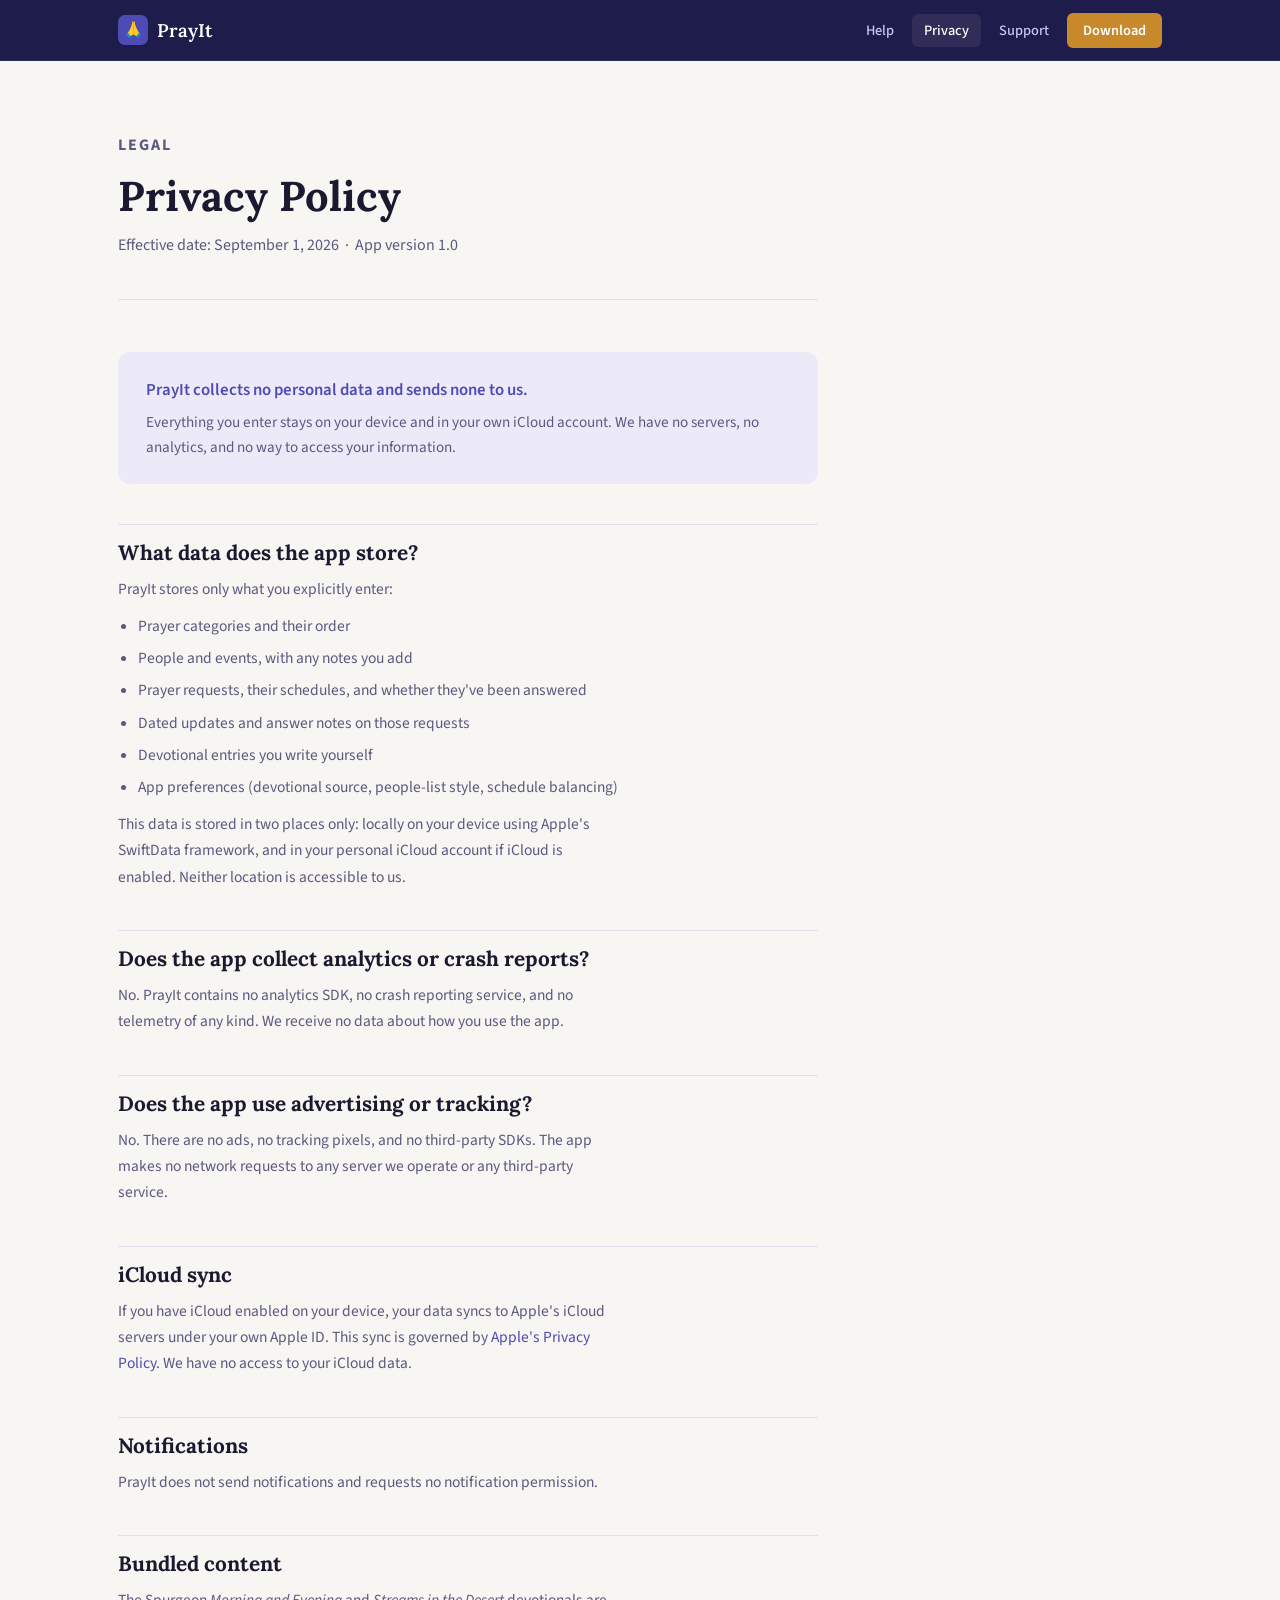
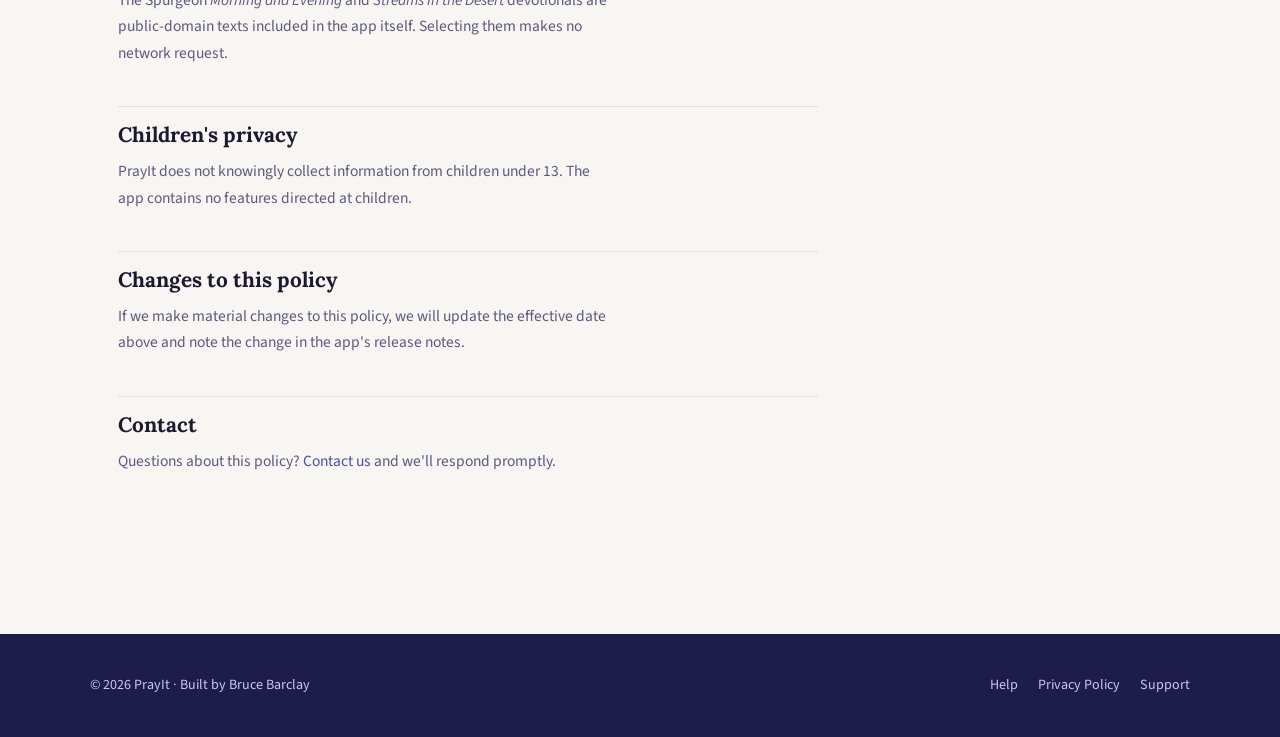
<file: privacy.html>
<!DOCTYPE html>
<html lang="en">
<head>
<meta charset="UTF-8">
<meta name="viewport" content="width=device-width, initial-scale=1.0">
<title>Privacy Policy — PrayIt</title>
<meta name="description" content="PrayIt collects no personal data. Your prayer list stays on your device and in your own iCloud account.">
<link rel="stylesheet" href="style.css">
<style>
.policy-hero {
  padding: 60px 0 40px;
  border-bottom: 1px solid var(--border);
  margin-bottom: 52px;
  max-width: 700px;
}
.policy-hero h1 { font-size: clamp(1.9rem, 3.5vw, 2.6rem); margin-top: .3em; }
.policy-hero p  { font-size: 1rem; color: var(--ink-muted); margin-top: .7em; }

.policy-body {
  max-width: 700px;
}
.policy-body h2 {
  font-size: 1.3rem;
  margin: 40px 0 10px;
  padding-top: 16px;
  border-top: 1px solid var(--border);
}
.policy-body h2:first-child { border-top: none; margin-top: 0; }
.policy-body p, .policy-body li {
  font-size: .97rem;
  color: var(--ink-muted);
  line-height: 1.7;
  max-width: 62ch;
}
.policy-body ul {
  margin: 10px 0 10px 20px;
  display: flex;
  flex-direction: column;
  gap: 6px;
}

.highlight-box {
  background: var(--indigo-pale);
  border-radius: 12px;
  padding: 24px 28px;
  margin-bottom: 40px;
}
.highlight-box p {
  font-size: 1.05rem;
  color: var(--indigo);
  font-weight: 600;
  max-width: none;
}
.highlight-box span { font-weight: 400; color: var(--ink-muted); display: block; margin-top: 6px; font-size: .95rem; }
</style>
</head>
<body>

<nav class="site-nav" aria-label="Site navigation">
  <div class="nav-inner">
    <a href="index.html" class="nav-logo">
      <span class="nav-logo-icon">🙏</span>
      PrayIt
    </a>
    <ul class="nav-links">
      <li><a href="help.html">Help</a></li>
      <li><a href="privacy.html" aria-current="page">Privacy</a></li>
      <li><a href="support.html">Support</a></li>
      <li><a href="index.html#download" class="nav-cta">Download</a></li>
    </ul>
  </div>
</nav>

<main>
<div class="page-content">

  <div class="policy-hero">
    <p class="eyebrow">Legal</p>
    <h1>Privacy Policy</h1>
    <p>Effective date: September 1, 2026 &nbsp;·&nbsp; App version 1.0</p>
  </div>

  <div class="policy-body">

    <div class="highlight-box">
      <p>PrayIt collects no personal data and sends none to us.</p>
      <span>Everything you enter stays on your device and in your own iCloud account. We have no servers, no analytics, and no way to access your information.</span>
    </div>

    <h2>What data does the app store?</h2>
    <p>PrayIt stores only what you explicitly enter:</p>
    <ul>
      <li>Prayer categories and their order</li>
      <li>People and events, with any notes you add</li>
      <li>Prayer requests, their schedules, and whether they've been answered</li>
      <li>Dated updates and answer notes on those requests</li>
      <li>Devotional entries you write yourself</li>
      <li>App preferences (devotional source, people-list style, schedule balancing)</li>
    </ul>
    <p>This data is stored in two places only: locally on your device using Apple's SwiftData framework, and in your personal iCloud account if iCloud is enabled. Neither location is accessible to us.</p>

    <h2>Does the app collect analytics or crash reports?</h2>
    <p>No. PrayIt contains no analytics SDK, no crash reporting service, and no telemetry of any kind. We receive no data about how you use the app.</p>

    <h2>Does the app use advertising or tracking?</h2>
    <p>No. There are no ads, no tracking pixels, and no third-party SDKs. The app makes no network requests to any server we operate or any third-party service.</p>

    <h2>iCloud sync</h2>
    <p>If you have iCloud enabled on your device, your data syncs to Apple's iCloud servers under your own Apple ID. This sync is governed by <a href="https://www.apple.com/legal/privacy/" target="_blank" rel="noopener">Apple's Privacy Policy</a>. We have no access to your iCloud data.</p>

    <h2>Notifications</h2>
    <p>PrayIt does not send notifications and requests no notification permission.</p>

    <h2>Bundled content</h2>
    <p>The Spurgeon <em>Morning and Evening</em> and <em>Streams in the Desert</em> devotionals are public-domain texts included in the app itself. Selecting them makes no network request.</p>

    <h2>Children's privacy</h2>
    <p>PrayIt does not knowingly collect information from children under 13. The app contains no features directed at children.</p>

    <h2>Changes to this policy</h2>
    <p>If we make material changes to this policy, we will update the effective date above and note the change in the app's release notes.</p>

    <h2>Contact</h2>
    <p>Questions about this policy? <a href="support.html">Contact us</a> and we'll respond promptly.</p>

  </div>

</div>
</main>

<footer class="site-footer">
  <div class="footer-inner">
    <span>© 2026 PrayIt · Built by Bruce Barclay</span>
    <ul class="footer-links">
      <li><a href="help.html">Help</a></li>
      <li><a href="privacy.html">Privacy Policy</a></li>
      <li><a href="support.html">Support</a></li>
    </ul>
  </div>
</footer>

</body>
</html>
</file>
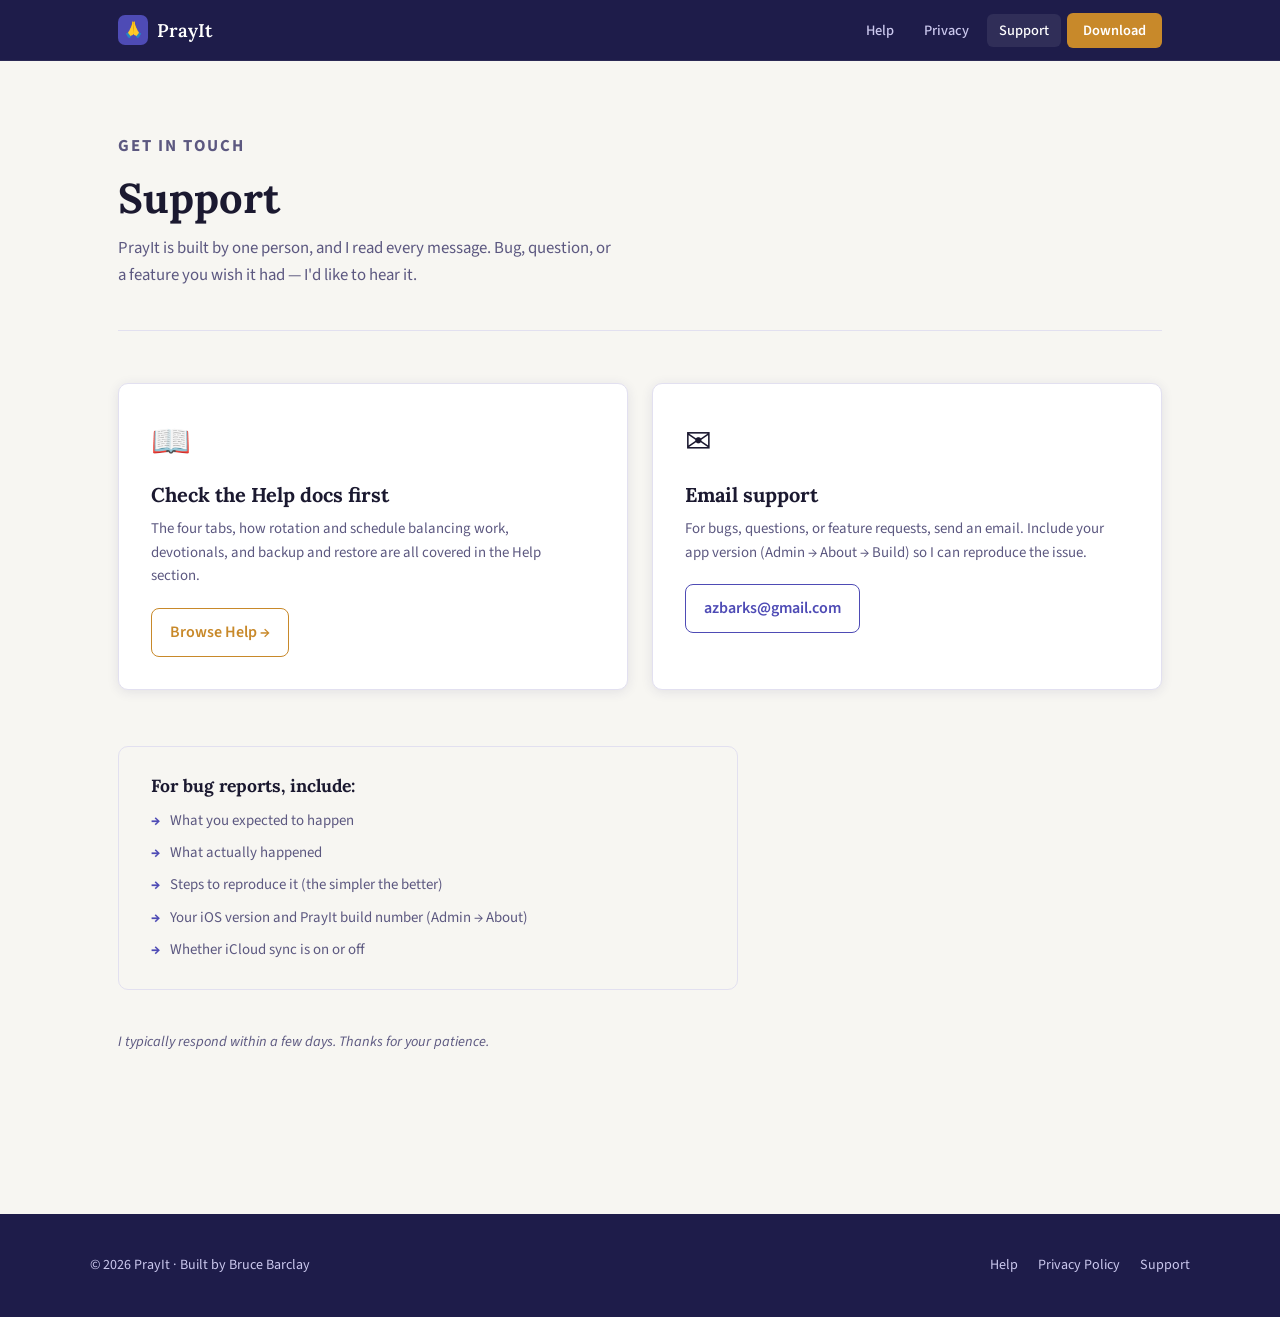
<file: support.html>
<!DOCTYPE html>
<html lang="en">
<head>
<meta charset="UTF-8">
<meta name="viewport" content="width=device-width, initial-scale=1.0">
<title>Support — PrayIt</title>
<meta name="description" content="Get help with PrayIt. Contact support, report a bug, or request a feature.">
<link rel="stylesheet" href="style.css">
<style>
.support-hero {
  padding: 60px 0 40px;
  border-bottom: 1px solid var(--border);
  margin-bottom: 52px;
}
.support-hero h1 { font-size: clamp(1.9rem, 3.5vw, 2.6rem); margin-top: .3em; }
.support-hero p  { font-size: 1.05rem; color: var(--ink-muted); margin-top: .7em; }

.support-grid {
  display: grid;
  grid-template-columns: 1fr 1fr;
  gap: 24px;
  margin-bottom: 56px;
}

.support-card {
  background: var(--surface);
  border: 1px solid var(--border);
  border-radius: var(--radius);
  padding: 32px;
  box-shadow: var(--shadow);
}
.support-card .card-icon {
  font-size: 2rem;
  margin-bottom: 14px;
  display: block;
}
.support-card h2 { font-size: 1.25rem; margin-bottom: 10px; }
.support-card p  { font-size: .93rem; color: var(--ink-muted); line-height: 1.6; margin-bottom: 20px; }

.email-link {
  display: inline-flex;
  align-items: center;
  gap: 8px;
  font-weight: 600;
  color: var(--indigo);
  font-size: 1rem;
  border: 1.5px solid var(--indigo);
  padding: 10px 18px;
  border-radius: 8px;
  transition: background .12s;
  text-decoration: none;
}
.email-link:hover { background: var(--indigo-pale); text-decoration: none; }

.help-link {
  display: inline-flex;
  align-items: center;
  gap: 8px;
  font-weight: 600;
  color: var(--amber);
  font-size: 1rem;
  border: 1.5px solid var(--amber);
  padding: 10px 18px;
  border-radius: 8px;
  transition: background .12s;
  text-decoration: none;
}
.help-link:hover { background: var(--amber-light); text-decoration: none; }

/* What to include */
.include-box {
  background: var(--ground);
  border: 1px solid var(--border);
  border-radius: var(--radius);
  padding: 28px 32px;
  max-width: 620px;
}
.include-box h3 { font-size: 1.1rem; margin-bottom: 14px; }
.include-list {
  list-style: none;
  display: flex;
  flex-direction: column;
  gap: 10px;
}
.include-list li {
  display: flex;
  gap: 10px;
  font-size: .93rem;
  color: var(--ink-muted);
  line-height: 1.5;
}
.include-list li::before {
  content: '→';
  color: var(--indigo);
  font-weight: 700;
  flex-shrink: 0;
}

.response-note {
  margin-top: 40px;
  font-size: .9rem;
  color: var(--ink-muted);
  font-style: italic;
}

@media (max-width: 640px) {
  .support-grid { grid-template-columns: 1fr; }
}
</style>
</head>
<body>

<nav class="site-nav" aria-label="Site navigation">
  <div class="nav-inner">
    <a href="index.html" class="nav-logo">
      <span class="nav-logo-icon">🙏</span>
      PrayIt
    </a>
    <ul class="nav-links">
      <li><a href="help.html">Help</a></li>
      <li><a href="privacy.html">Privacy</a></li>
      <li><a href="support.html" aria-current="page">Support</a></li>
      <li><a href="index.html#download" class="nav-cta">Download</a></li>
    </ul>
  </div>
</nav>

<main>
<div class="page-content">

  <div class="support-hero">
    <p class="eyebrow">Get in touch</p>
    <h1>Support</h1>
    <p>PrayIt is built by one person, and I read every message. Bug, question, or a feature you wish it had — I'd like to hear it.</p>
  </div>

  <div class="support-grid">
    <div class="support-card">
      <span class="card-icon">📖</span>
      <h2>Check the Help docs first</h2>
      <p>The four tabs, how rotation and schedule balancing work, devotionals, and backup and restore are all covered in the Help section.</p>
      <a href="help.html" class="help-link">Browse Help &rarr;</a>
    </div>

    <div class="support-card">
      <span class="card-icon">✉️</span>
      <h2>Email support</h2>
      <p>For bugs, questions, or feature requests, send an email. Include your app version (Admin → About → Build) so I can reproduce the issue.</p>
      <a href="mailto:azbarks@gmail.com" class="email-link">azbarks@gmail.com</a>
    </div>
  </div>

  <div class="include-box">
    <h3>For bug reports, include:</h3>
    <ul class="include-list">
      <li>What you expected to happen</li>
      <li>What actually happened</li>
      <li>Steps to reproduce it (the simpler the better)</li>
      <li>Your iOS version and PrayIt build number (Admin → About)</li>
      <li>Whether iCloud sync is on or off</li>
    </ul>
  </div>

  <p class="response-note">I typically respond within a few days. Thanks for your patience.</p>

</div>
</main>

<footer class="site-footer">
  <div class="footer-inner">
    <span>© 2026 PrayIt · Built by Bruce Barclay</span>
    <ul class="footer-links">
      <li><a href="help.html">Help</a></li>
      <li><a href="privacy.html">Privacy Policy</a></li>
      <li><a href="support.html">Support</a></li>
    </ul>
  </div>
</footer>

</body>
</html>
</file>
<file: style.css>
/* PrayIt — shared stylesheet */

@import url('https://fonts.googleapis.com/css2?family=Lora:ital,wght@0,400;0,600;1,400;1,600&family=Source+Sans+3:wght@400;500;600;700&display=swap');

/* ── Tokens ── */
:root {
  --ink:         #1B1930;
  --ink-muted:   #5C5880;
  --indigo-deep: #252361;
  --indigo:      #4E4BB5;
  --indigo-pale: #ECEAF8;
  --amber:       #C8892A;
  --amber-light: #F5E4C0;
  --ground:      #F7F6F2;
  --surface:     #FFFFFF;
  --border:      #E2E0F0;
  --nav-bg:      #1E1C4A;
  --nav-text:    #CBC8EE;
  --radius:      10px;
  --shadow:      0 2px 12px rgba(37,35,97,.10);
}

@media (prefers-color-scheme: dark) {
  :root:not([data-theme="light"]) {
    --ink:         #EAE8F8;
    --ink-muted:   #9490BB;
    --indigo-deep: #151335;
    --indigo:      #7B78D8;
    --indigo-pale: #1E1C45;
    --amber:       #D9A040;
    --amber-light: #2E2310;
    --ground:      #120F2E;
    --surface:     #1A1740;
    --border:      #2C2A5A;
    --nav-bg:      #0E0C25;
    --nav-text:    #9490BB;
    --shadow:      0 2px 16px rgba(0,0,0,.40);
  }
}

:root[data-theme="dark"] {
  --ink:         #EAE8F8;
  --ink-muted:   #9490BB;
  --indigo-deep: #151335;
  --indigo:      #7B78D8;
  --indigo-pale: #1E1C45;
  --amber:       #D9A040;
  --amber-light: #2E2310;
  --ground:      #120F2E;
  --surface:     #1A1740;
  --border:      #2C2A5A;
  --nav-bg:      #0E0C25;
  --nav-text:    #9490BB;
  --shadow:      0 2px 16px rgba(0,0,0,.40);
}

/* ── Reset & Base ── */
*, *::before, *::after { box-sizing: border-box; margin: 0; padding: 0; }

html { scroll-behavior: smooth; }

body {
  font-family: 'Source Sans 3', system-ui, sans-serif;
  font-size: 17px;
  line-height: 1.65;
  color: var(--ink);
  background: var(--ground);
  -webkit-font-smoothing: antialiased;
}

h1, h2, h3, h4 {
  font-family: 'Lora', Georgia, serif;
  line-height: 1.2;
  text-wrap: balance;
  color: var(--ink);
}

a { color: var(--indigo); text-decoration: none; }
a:hover { text-decoration: underline; }
a:focus-visible { outline: 2px solid var(--amber); outline-offset: 3px; border-radius: 2px; }

p { max-width: 62ch; }
p + p { margin-top: .9em; }

/* ── Nav ── */
.site-nav {
  position: sticky;
  top: 0;
  z-index: 100;
  background: var(--nav-bg);
  border-bottom: 1px solid rgba(255,255,255,.06);
}

.nav-inner {
  max-width: 1100px;
  margin: 0 auto;
  padding: 0 28px;
  height: 60px;
  display: flex;
  align-items: center;
  justify-content: space-between;
  gap: 24px;
}

.nav-logo {
  font-family: 'Lora', serif;
  font-size: 1.15rem;
  font-weight: 600;
  color: #FFFFFF;
  display: flex;
  align-items: center;
  gap: 9px;
  text-decoration: none;
}

.nav-logo-icon {
  width: 30px; height: 30px;
  background: var(--indigo);
  border-radius: 7px;
  display: grid;
  place-items: center;
  font-size: .95rem;
}

.nav-links {
  display: flex;
  align-items: center;
  gap: 6px;
  list-style: none;
}

.nav-links a {
  color: var(--nav-text);
  font-size: .9rem;
  font-weight: 500;
  padding: 6px 12px;
  border-radius: 6px;
  transition: color .15s, background .15s;
  text-decoration: none;
}
.nav-links a:hover,
.nav-links a[aria-current="page"] {
  color: #FFFFFF;
  background: rgba(255,255,255,.08);
}

.nav-cta {
  background: var(--amber) !important;
  color: #fff !important;
  font-weight: 600 !important;
  padding: 7px 16px !important;
}
.nav-cta:hover { background: #a56f1a !important; }

/* ── Page wrapper ── */
.page-content {
  max-width: 1100px;
  margin: 0 auto;
  padding: 0 28px 80px;
}

/* ── Buttons ── */
.btn {
  display: inline-flex;
  align-items: center;
  gap: 8px;
  padding: 13px 26px;
  border-radius: 10px;
  font-family: 'Source Sans 3', sans-serif;
  font-size: 1rem;
  font-weight: 600;
  cursor: pointer;
  border: none;
  text-decoration: none;
  transition: transform .12s, box-shadow .12s;
}
.btn:hover { transform: translateY(-1px); box-shadow: 0 4px 14px rgba(0,0,0,.18); text-decoration: none; }
.btn:active { transform: none; }

.btn-primary {
  background: var(--amber);
  color: #fff;
}
.btn-ghost {
  background: transparent;
  color: var(--ink);
  border: 1.5px solid var(--border);
}
.btn-ghost:hover { background: var(--indigo-pale); }

/* ── Footer ── */
.site-footer {
  background: var(--nav-bg);
  color: var(--nav-text);
  padding: 40px 28px;
  margin-top: 80px;
  font-size: .88rem;
}

.footer-inner {
  max-width: 1100px;
  margin: 0 auto;
  display: flex;
  justify-content: space-between;
  align-items: center;
  flex-wrap: wrap;
  gap: 16px;
}

.footer-links {
  display: flex;
  gap: 20px;
  list-style: none;
}
.footer-links a {
  color: var(--nav-text);
  font-size: .88rem;
}
.footer-links a:hover { color: #fff; }

/* ── Utilities ── */
.eyebrow {
  font-family: 'Source Sans 3', sans-serif;
  font-size: .78rem;
  font-weight: 700;
  letter-spacing: .12em;
  text-transform: uppercase;
  color: var(--amber);
}

.section-title {
  font-size: clamp(1.6rem, 3vw, 2.2rem);
  margin-top: .4em;
  margin-bottom: 1.1em;
}

.card {
  background: var(--surface);
  border: 1px solid var(--border);
  border-radius: var(--radius);
  padding: 28px;
  box-shadow: var(--shadow);
}

/* ── Responsive nav ── */
@media (max-width: 640px) {
  .nav-links li:not(:last-child) { display: none; }
  .nav-inner { padding: 0 16px; }
  .page-content { padding: 0 16px 60px; }
}
</file>
